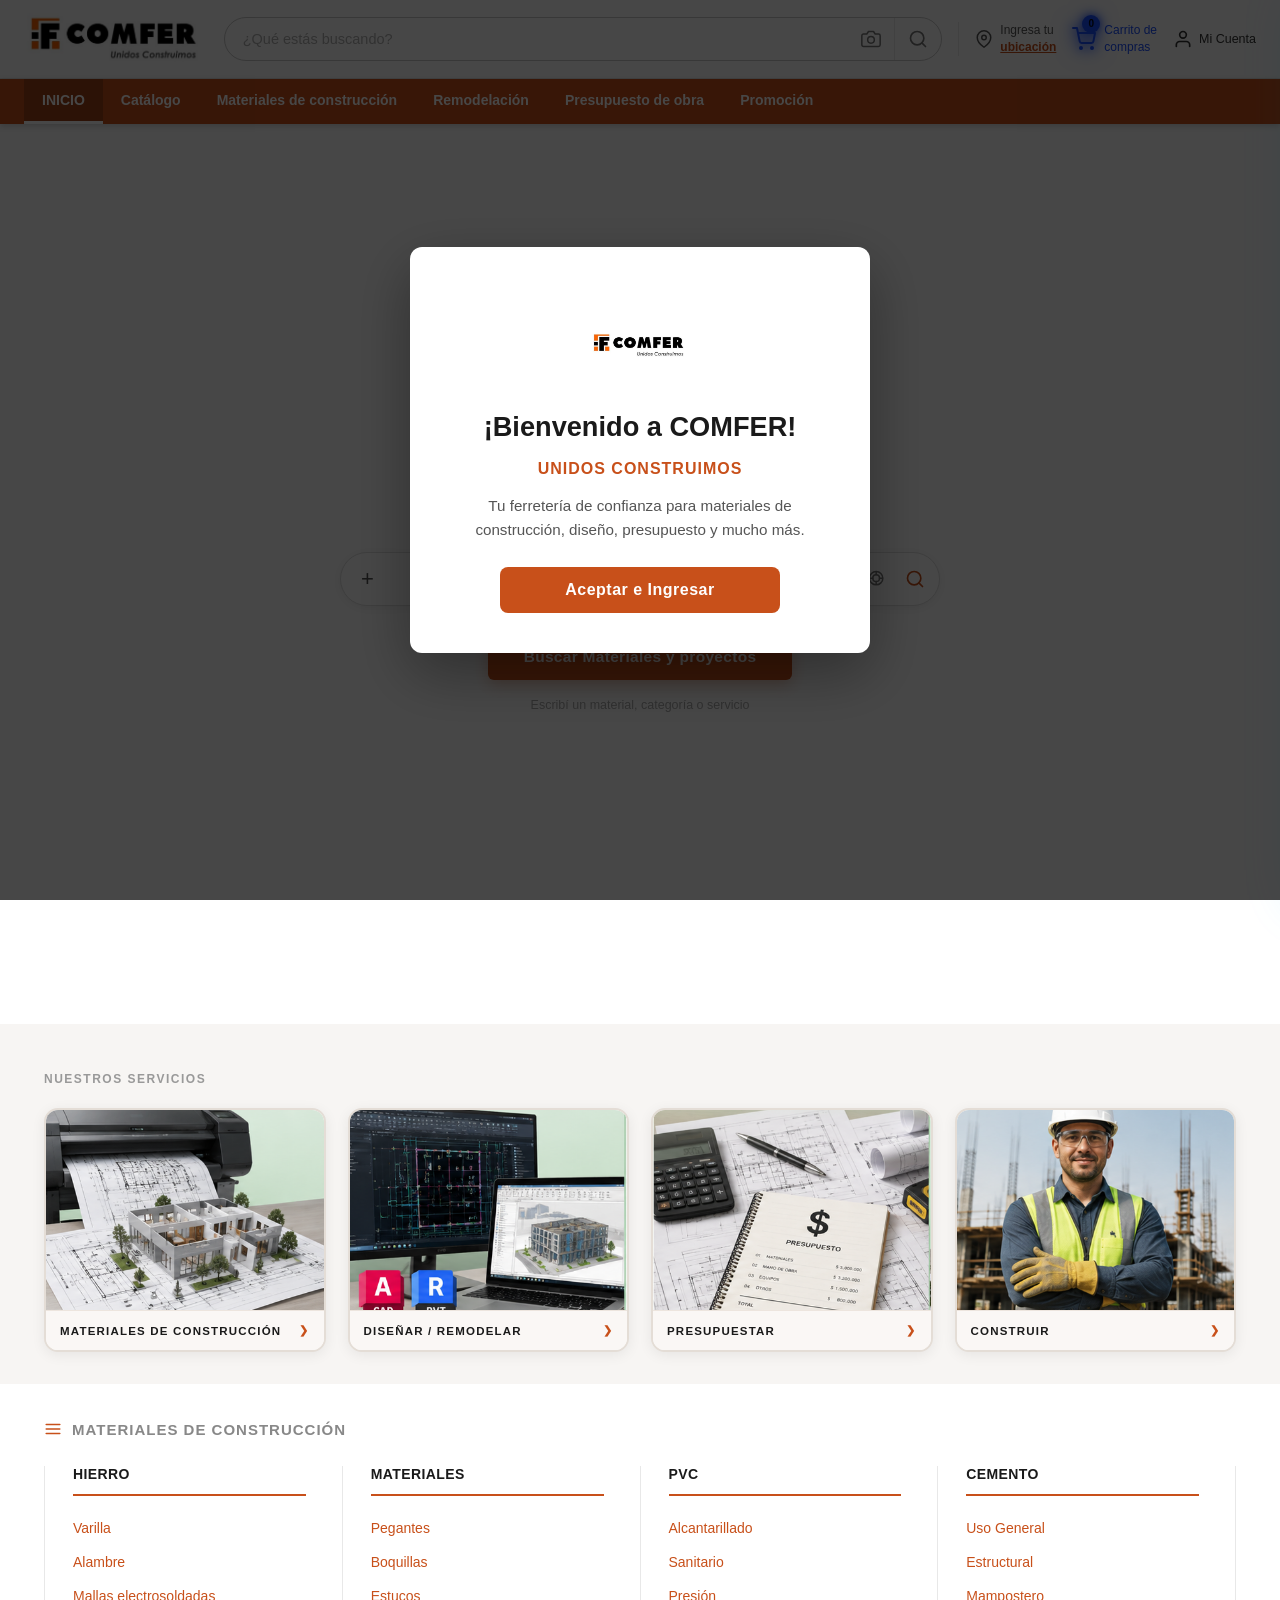
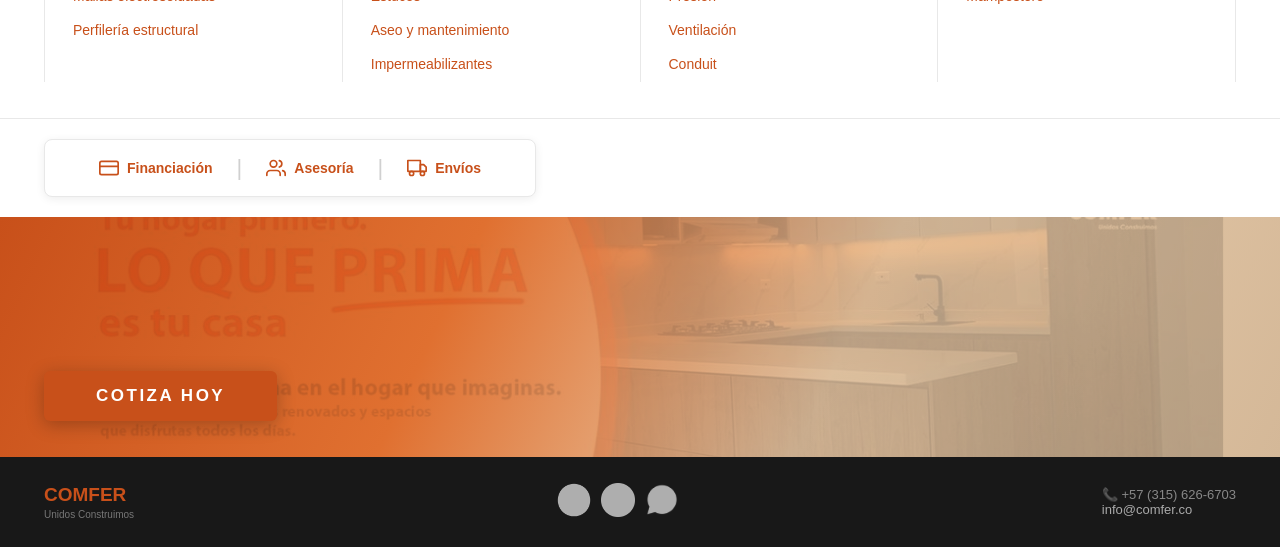
<file: index.html>
<!DOCTYPE html>
<html lang="es">

<head>
    <meta charset="UTF-8">
    <meta name="viewport" content="width=device-width, initial-scale=1.0">
    <title>COMFER - Unidos Construimos</title>
    <link rel="stylesheet" href="css/comfer.css">
</head>

<body>

    <!-- ===== PANTALLA DE BIENVENIDA ===== -->
    <div id="cf-bienvenida" class="cf-bienvenida-overlay">
        <div class="cf-bienvenida-card">
            <img src="img/Logo.JPG" alt="COMFER" class="cf-bienvenida-logo">
            <h1 class="cf-bienvenida-titulo">¡Bienvenido a COMFER!</h1>
            <p class="cf-bienvenida-subtitulo">Unidos Construimos</p>
            <p class="cf-bienvenida-texto">
                Tu ferretería de confianza para materiales de construcción,
                diseño, presupuesto y mucho más.
            </p>
            <button class="cf-bienvenida-btn" onclick="cerrarBienvenida()">
                Aceptar e Ingresar
            </button>
        </div>
    </div>

    <script src="js/nav.js"></script>

    <!-- ===== BUSCADOR HERO ===== -->
    <section class="cf-search-hero" id="inicio">
        <div class="cf-search-hero-inner">

            <img src="img/Logo.JPG" alt="COMFER - Unidos Construimos" class="cf-search-logo">

            <div class="cf-search-bar" id="cf-search-bar">
                <button class="cf-sb-plus" title="Opciones" onclick="document.getElementById('buscador').focus()">+</button>
                <input
                    type="text"
                    id="buscador"
                    class="cf-sb-input"
                    placeholder=""
                    autocomplete="off"
                    oninput="filtrarMateriales()"
                    onkeydown="if(event.key==='Enter') buscarMateriales()">
                <button class="cf-sb-icon" title="Buscar por voz" onclick="iniciarVoz()">
                    <svg viewBox="0 0 24 24" fill="none" stroke="currentColor" stroke-width="1.8"
                         stroke-linecap="round" stroke-linejoin="round">
                        <rect x="9" y="2" width="6" height="12" rx="3"/>
                        <path d="M5 10a7 7 0 0 0 14 0"/>
                        <line x1="12" y1="17" x2="12" y2="21"/>
                        <line x1="9" y1="21" x2="15" y2="21"/>
                    </svg>
                </button>
                <button class="cf-sb-icon" title="Buscar por imagen">
                    <svg viewBox="0 0 24 24" fill="none" stroke="currentColor" stroke-width="1.8"
                         stroke-linecap="round" stroke-linejoin="round">
                        <circle cx="11" cy="11" r="4"/>
                        <path d="M11 7V4M11 18v-3M7 11H4M18 11h-3"/>
                        <circle cx="11" cy="11" r="8"/>
                    </svg>
                </button>
                <button class="cf-sb-icon cf-sb-go" title="Buscar" onclick="buscarMateriales()">
                    <svg viewBox="0 0 24 24" fill="none" stroke="currentColor" stroke-width="2"
                         stroke-linecap="round" stroke-linejoin="round">
                        <circle cx="11" cy="11" r="8"/>
                        <line x1="21" y1="21" x2="16.65" y2="16.65"/>
                    </svg>
                </button>
            </div>

            <div id="cf-sugerencias" class="cf-sugerencias" style="display:none;"></div>

            <button class="cf-search-cta" onclick="buscarMateriales()">
                Buscar Materiales y proyectos
            </button>

            <p class="cf-search-hint">Escribí un material, categoría o servicio</p>

        </div>
    </section>

    <!-- ===== MAIN ===== -->
    <main>

        <!-- CARDS -->
        <section class="cf-cards-section">
            <p class="cf-section-label">Nuestros Servicios</p>
            <div class="cf-cards-grid">

                <!-- MATERIALES DE CONSTRUCCIÓN -->
                <div class="card_home" data-servicio="MATERIALES DE CONSTRUCCIÓN">
                    <div class="card-imagen card-img-trigger"
                         onclick="this.nextElementSibling.click()">
                        <img src="img/IMPRIMIR.png" alt="Materiales de Construcción">
                    </div>
                    <button class="menu-btn" aria-expanded="false" onclick="toggleMenu(this)">
                        <span>MATERIALES DE CONSTRUCCIÓN</span>
                        <span class="arrow">❯</span>
                    </button>
                    <ul class="sidebar-submenu">
                        <li class="submenu-categoria">Papel Bond</li>
                        <li class="item-precio">
                            <div class="item-precio-fila">
                                <span class="item-nombre">Pliego</span>
                                <span class="item-valor">$5.000</span>
                            </div>
                            <label class="file-option">
                                <span class="file-option-text">Adjuntar archivo</span>
                                <input type="file"
                                       accept=".pdf,.dwg,.dxf,.doc,.docx,.xlsx,.zip"
                                       onchange="registrarArchivo(this)">
                                <span class="file-name"></span>
                            </label>
                        </li>
                        <li class="item-precio">
                            <div class="item-precio-fila">
                                <span class="item-nombre">Medio Pliego</span>
                                <span class="item-valor">$4.000</span>
                            </div>
                            <label class="file-option">
                                <span class="file-option-text">Adjuntar archivo</span>
                                <input type="file"
                                       accept=".pdf,.dwg,.dxf,.doc,.docx,.xlsx,.zip"
                                       onchange="registrarArchivo(this)">
                                <span class="file-name"></span>
                            </label>
                        </li>
                    </ul>
                </div>

                <!-- DISEÑAR / REMODELAR -->
                <div class="card_home" data-servicio="DISEÑAR / REMODELAR">
                    <div class="card-imagen card-img-trigger"
                         onclick="this.nextElementSibling.click()">
                        <img src="img/DISEÑAR.png" alt="Diseñar / Remodelar">
                    </div>
                    <button class="menu-btn" aria-expanded="false" onclick="toggleMenu(this)">
                        <span>DISEÑAR / REMODELAR</span>
                        <span class="arrow">❯</span>
                    </button>
                    <ul class="sidebar-submenu">
                        <li>
                            <label class="file-option">
                                <span class="file-option-text">Adjuntar archivo</span>
                                <input type="file"
                                       accept=".pdf,.dwg,.dxf,.doc,.docx,.xlsx,.zip"
                                       onchange="registrarArchivo(this)">
                                <span class="file-name"></span>
                            </label>
                        </li>
                        <li>
                            <label class="file-option">
                                <span class="file-option-text">Adjuntar fotografía</span>
                                <input type="file"
                                       accept="image/*"
                                       onchange="registrarArchivo(this)">
                                <span class="file-name"></span>
                            </label>
                        </li>
                    </ul>
                </div>

                <!-- PRESUPUESTAR -->
                <div class="card_home" data-servicio="PRESUPUESTAR">
                    <div class="card-imagen card-img-trigger"
                         onclick="this.nextElementSibling.click()">
                        <img src="img/PRESUPUESTAR.png" alt="Presupuestar">
                    </div>
                    <button class="menu-btn" aria-expanded="false" onclick="toggleMenu(this)">
                        <span>PRESUPUESTAR</span>
                        <span class="arrow">❯</span>
                    </button>
                    <ul class="sidebar-submenu">
                        <li><a href="#">Materiales</a></li>
                        <li><a href="#">Mano de obra</a></li>
                        <li><a href="#">Prefabricados</a></li>
                    </ul>
                </div>

                <!-- CONSTRUIR -->
                <div class="card_home" data-servicio="CONSTRUIR">
                    <div class="card-imagen card-img-trigger"
                         onclick="this.nextElementSibling.click()">
                        <img src="img/CONSTRUIR.png" alt="Construir">
                    </div>
                    <button class="menu-btn" aria-expanded="false" onclick="toggleMenu(this)">
                        <span>CONSTRUIR</span>
                        <span class="arrow">❯</span>
                    </button>
                    <ul class="sidebar-submenu">
                        <li><a href="#">Cotizar contrato de obra</a></li>
                        <li><a href="#">Costo de trabajo</a></li>
                    </ul>
                </div>

            </div>
        </section>

        <!-- REGISTRO DE ARCHIVOS -->
        <section id="registro-archivos" class="seccion_registro" style="display:none;">
            <h2 class="registro-titulo">Archivos Registrados</h2>
            <div id="lista-archivos" class="lista-archivos"></div>
        </section>

        <!-- CATEGORÍAS DESPLEGADAS -->
        <section class="cf-categorias-section" id="cf-categorias">
            <div class="cf-categorias-header">
                <svg width="18" height="18" viewBox="0 0 24 24" fill="none"
                     stroke="#C8501A" stroke-width="2.2" stroke-linecap="round" stroke-linejoin="round">
                    <line x1="3" y1="6" x2="21" y2="6"/>
                    <line x1="3" y1="12" x2="21" y2="12"/>
                    <line x1="3" y1="18" x2="21" y2="18"/>
                </svg>
                <h2>Materiales de Construcción</h2>
            </div>
            <div class="cf-categorias-grid">

                <div class="cf-cat-col" id="cf-cat-hierro">
                    <h3 class="cf-cat-titulo">HIERRO</h3>
                    <ul>
                        <li><a href="#">Varilla</a></li>
                        <li><a href="#">Alambre</a></li>
                        <li><a href="#">Mallas electrosoldadas</a></li>
                        <li><a href="#">Perfilería estructural</a></li>
                    </ul>
                </div>

                <div class="cf-cat-col" id="cf-cat-mat">
                    <h3 class="cf-cat-titulo">MATERIALES</h3>
                    <ul>
                        <li><a href="#">Pegantes</a></li>
                        <li><a href="#">Boquillas</a></li>
                        <li><a href="#">Estucos</a></li>
                        <li><a href="#">Aseo y mantenimiento</a></li>
                        <li><a href="#">Impermeabilizantes</a></li>
                    </ul>
                </div>

                <div class="cf-cat-col" id="cf-cat-pvc">
                    <h3 class="cf-cat-titulo">PVC</h3>
                    <ul>
                        <li><a href="#">Alcantarillado</a></li>
                        <li><a href="#">Sanitario</a></li>
                        <li><a href="#">Presión</a></li>
                        <li><a href="#">Ventilación</a></li>
                        <li><a href="#">Conduit</a></li>
                    </ul>
                </div>

                <div class="cf-cat-col" id="cf-cat-cem">
                    <h3 class="cf-cat-titulo">CEMENTO</h3>
                    <ul>
                        <li><a href="#">Uso General</a></li>
                        <li><a href="#">Estructural</a></li>
                        <li><a href="#">Mampostero</a></li>
                    </ul>
                </div>

            </div>
        </section>

        <!-- SERVICIOS BAR + HERO -->
        <section class="cf-hero-section">

            <div class="cf-servicios-bar">
                <div class="cf-srv-item">
                    <svg width="20" height="20" viewBox="0 0 24 24" fill="none"
                         stroke="currentColor" stroke-width="2" stroke-linecap="round" stroke-linejoin="round">
                        <rect x="1" y="4" width="22" height="16" rx="2" ry="2"/>
                        <line x1="1" y1="10" x2="23" y2="10"/>
                    </svg>
                    Financiación
                </div>
                <span class="cf-srv-sep">|</span>
                <div class="cf-srv-item">
                    <svg width="20" height="20" viewBox="0 0 24 24" fill="none"
                         stroke="currentColor" stroke-width="2" stroke-linecap="round" stroke-linejoin="round">
                        <path d="M17 21v-2a4 4 0 0 0-4-4H5a4 4 0 0 0-4 4v2"/>
                        <circle cx="9" cy="7" r="4"/>
                        <path d="M23 21v-2a4 4 0 0 0-3-3.87"/>
                        <path d="M16 3.13a4 4 0 0 1 0 7.75"/>
                    </svg>
                    Asesoría
                </div>
                <span class="cf-srv-sep">|</span>
                <div class="cf-srv-item">
                    <svg width="20" height="20" viewBox="0 0 24 24" fill="none"
                         stroke="currentColor" stroke-width="2" stroke-linecap="round" stroke-linejoin="round">
                        <rect x="1" y="3" width="15" height="13"/>
                        <polygon points="16 8 20 8 23 11 23 16 16 16 16 8"/>
                        <circle cx="5.5" cy="18.5" r="2.5"/>
                        <circle cx="18.5" cy="18.5" r="2.5"/>
                    </svg>
                    Envíos
                </div>
            </div>

            <div class="cf-hero-bg">
                <img src="img/portada.JPG" alt="" class="cf-hero-img">
                <div class="cf-hero-content">
                    <a href="#" class="cf-cotiza-btn">COTIZA HOY</a>
                </div>
            </div>

        </section>

    </main>

    <!-- ===== FOOTER ===== -->
    <footer class="cf-footer">
        <div class="cf-footer-inner">
            <div class="cf-footer-logo">
                <span class="cf-footer-name">COMFER</span>
                <span class="cf-footer-tagline">Unidos Construimos</span>
            </div>
            <div class="cf-footer-redes">
                <a href="https://www.facebook.com" target="_blank">
                    <img src="img/iconofacebook.png" alt="Facebook">
                </a>
                <a href="https://www.instagram.com" target="_blank">
                    <img src="img/iconoinstagram.png" alt="Instagram">
                </a>
                <a href="https://wa.me/3156266703" target="_blank">
                    <img src="img/iconowhatsapp.png" alt="WhatsApp">
                </a>
            </div>
            <div class="cf-footer-contact">
                <p>&#128222; +57 (315) 626-6703</p>
                <p><a href="mailto:info@comfer.co">info@comfer.co</a></p>
            </div>
        </div>
    </footer>

    <script>
        /* ── Bienvenida ── */
        function cerrarBienvenida() {
            const overlay = document.getElementById('cf-bienvenida');
            overlay.classList.add('cf-bienvenida-oculto');
            overlay.addEventListener('transitionend', () => overlay.remove(), { once: true });
        }

        /* ── Índice de búsqueda: todos los ítems del catálogo ── */
        const CATALOGO = [
            // categorías principales
            { texto: 'Hierro',                 seccion: '#cf-cat-hierro' },
            { texto: 'Varilla',                seccion: '#cf-cat-hierro' },
            { texto: 'Alambre',                seccion: '#cf-cat-hierro' },
            { texto: 'Mallas electrosoldadas', seccion: '#cf-cat-hierro' },
            { texto: 'Perfilería estructural', seccion: '#cf-cat-hierro' },
            { texto: 'Materiales',             seccion: '#cf-cat-mat' },
            { texto: 'Pegantes',               seccion: '#cf-cat-mat' },
            { texto: 'Boquillas',              seccion: '#cf-cat-mat' },
            { texto: 'Estucos',                seccion: '#cf-cat-mat' },
            { texto: 'Aseo y mantenimiento',   seccion: '#cf-cat-mat' },
            { texto: 'Impermeabilizantes',     seccion: '#cf-cat-mat' },
            { texto: 'PVC',                    seccion: '#cf-cat-pvc' },
            { texto: 'Alcantarillado',         seccion: '#cf-cat-pvc' },
            { texto: 'Sanitario',              seccion: '#cf-cat-pvc' },
            { texto: 'Presión',                seccion: '#cf-cat-pvc' },
            { texto: 'Ventilación',            seccion: '#cf-cat-pvc' },
            { texto: 'Conduit',                seccion: '#cf-cat-pvc' },
            { texto: 'Cemento',                seccion: '#cf-cat-cem' },
            { texto: 'Uso General',            seccion: '#cf-cat-cem' },
            { texto: 'Estructural',            seccion: '#cf-cat-cem' },
            { texto: 'Mampostero',             seccion: '#cf-cat-cem' },
            // servicios / cards
            { texto: 'Materiales de Construcción', seccion: '#card-mat' },
            { texto: 'Diseñar',                seccion: '#card-dis' },
            { texto: 'Remodelar',              seccion: '#card-dis' },
            { texto: 'Presupuestar',           seccion: '#card-pre' },
            { texto: 'Construir',              seccion: '#card-con' },
        ];

        /* ── Sugerencias en tiempo real ── */
        function filtrarMateriales() {
            const q = document.getElementById('buscador').value.trim().toLowerCase();
            const box = document.getElementById('cf-sugerencias');
            if (!q) { box.style.display = 'none'; limpiarResaltado(); return; }

            const coincidencias = CATALOGO.filter(i => i.texto.toLowerCase().includes(q)).slice(0, 6);
            if (!coincidencias.length) { box.style.display = 'none'; return; }

            box.innerHTML = coincidencias.map(i =>
                `<div class="cf-sug-item" onclick="elegirSugerencia('${i.texto}')">
                    <svg width="14" height="14" viewBox="0 0 24 24" fill="none" stroke="#C8501A"
                         stroke-width="2" stroke-linecap="round"><circle cx="11" cy="11" r="8"/>
                         <line x1="21" y1="21" x2="16.65" y2="16.65"/></svg>
                    ${i.texto}
                </div>`
            ).join('');
            box.style.display = 'block';
        }

        function elegirSugerencia(texto) {
            document.getElementById('buscador').value = texto;
            document.getElementById('cf-sugerencias').style.display = 'none';
            buscarMateriales();
        }

        /* ── Ejecutar búsqueda ── */
        function buscarMateriales() {
            const q = document.getElementById('buscador').value.trim().toLowerCase();
            document.getElementById('cf-sugerencias').style.display = 'none';

            limpiarResaltado();
            if (!q) {
                document.getElementById('cf-categorias').scrollIntoView({ behavior: 'smooth', block: 'start' });
                return;
            }

            let primerMatch = null;
            let hayResultados = false;

            /* Resaltar en listado de categorías */
            document.querySelectorAll('.cf-cat-col').forEach(col => {
                const titulo = col.querySelector('.cf-cat-titulo');
                const items  = col.querySelectorAll('ul li a');
                let colMatch = titulo.textContent.toLowerCase().includes(q);

                items.forEach(a => {
                    if (a.textContent.toLowerCase().includes(q)) {
                        a.classList.add('cf-resaltado');
                        a.closest('li').style.display = '';
                        colMatch = true;
                        hayResultados = true;
                        if (!primerMatch) primerMatch = a;
                    } else {
                        a.closest('li').style.display = 'none';
                    }
                });

                if (titulo.textContent.toLowerCase().includes(q)) {
                    titulo.classList.add('cf-resaltado-titulo');
                    items.forEach(a => { a.closest('li').style.display = ''; });
                    hayResultados = true;
                    if (!primerMatch) primerMatch = col;
                }

                col.style.opacity = colMatch ? '1' : '0.25';
            });

            /* Resaltar cards que coincidan */
            document.querySelectorAll('.card_home').forEach(card => {
                const label = card.querySelector('.menu-btn span:first-child');
                if (label && label.textContent.toLowerCase().includes(q)) {
                    card.classList.add('cf-card-match');
                    hayResultados = true;
                    if (!primerMatch) primerMatch = card;
                }
            });

            if (primerMatch) {
                primerMatch.scrollIntoView({ behavior: 'smooth', block: 'center' });
            } else {
                document.getElementById('cf-categorias').scrollIntoView({ behavior: 'smooth', block: 'start' });
            }

            if (!hayResultados) mostrarSinResultados(q);
        }

        function limpiarResaltado() {
            document.querySelectorAll('.cf-resaltado').forEach(el => el.classList.remove('cf-resaltado'));
            document.querySelectorAll('.cf-resaltado-titulo').forEach(el => el.classList.remove('cf-resaltado-titulo'));
            document.querySelectorAll('.cf-cat-col').forEach(col => {
                col.style.opacity = '1';
                col.querySelectorAll('ul li').forEach(li => li.style.display = '');
            });
            document.querySelectorAll('.card_home').forEach(c => c.classList.remove('cf-card-match'));
            const aviso = document.getElementById('cf-sin-resultados');
            if (aviso) aviso.remove();
        }

        function mostrarSinResultados(q) {
            let aviso = document.getElementById('cf-sin-resultados');
            if (!aviso) {
                aviso = document.createElement('p');
                aviso.id = 'cf-sin-resultados';
                aviso.className = 'cf-sin-resultados';
                document.getElementById('cf-categorias').prepend(aviso);
            }
            aviso.textContent = `No se encontraron resultados para "${q}". Intenta con otro término.`;
        }

        /* ── Voz (Web Speech API) ── */
        function iniciarVoz() {
            if (!('webkitSpeechRecognition' in window || 'SpeechRecognition' in window)) {
                alert('Tu navegador no soporta búsqueda por voz.');
                return;
            }
            const SR = window.SpeechRecognition || window.webkitSpeechRecognition;
            const rec = new SR();
            rec.lang = 'es-CO';
            rec.start();
            rec.onresult = e => {
                document.getElementById('buscador').value = e.results[0][0].transcript;
                buscarMateriales();
            };
        }

        /* ── Cerrar sugerencias al hacer clic afuera ── */
        document.addEventListener('click', e => {
            if (!document.getElementById('cf-search-bar').contains(e.target)) {
                document.getElementById('cf-sugerencias').style.display = 'none';
            }
        });

        /* ── Acordeón de cards ── */
        function toggleMenu(boton) {
            const estaAbierto = boton.getAttribute('aria-expanded') === 'true';
            const submenu = boton.nextElementSibling;
            boton.setAttribute('aria-expanded', String(!estaAbierto));
            submenu.classList.toggle('abierto', !estaAbierto);
        }

        /* ── Registrar archivo adjunto ── */
        function registrarArchivo(input) {
            if (!input.files.length) return;
            const archivo  = input.files[0];
            const card     = input.closest('.card_home');
            const servicio = card ? card.dataset.servicio : 'General';
            const esImagen = input.accept.startsWith('image');
            const tamaño   = archivo.size < 1024 * 1024
                             ? (archivo.size / 1024).toFixed(1) + ' KB'
                             : (archivo.size / (1024 * 1024)).toFixed(2) + ' MB';
            const fecha    = new Date().toLocaleString('es-CO');

            input.nextElementSibling.textContent = '✔ ' + archivo.name;

            const entrada = document.createElement('div');
            entrada.className = 'archivo-entrada';

            if (esImagen) {
                const url = URL.createObjectURL(archivo);
                entrada.innerHTML = `
                    <img src="${url}" class="archivo-preview-img" alt="${archivo.name}">
                    <div class="archivo-datos">
                        <p class="archivo-nombre">${archivo.name}</p>
                        <p class="archivo-meta">&#128194; ${tamaño} &nbsp;&middot;&nbsp; Servicio: <strong>${servicio}</strong></p>
                        <p class="archivo-fecha">&#128336; ${fecha}</p>
                    </div>
                    <button class="btn-quitar" title="Quitar" onclick="quitarEntrada(this)">&#x2715;</button>`;
            } else {
                entrada.innerHTML = `
                    <div class="archivo-icono-doc">&#128196;</div>
                    <div class="archivo-datos">
                        <p class="archivo-nombre">${archivo.name}</p>
                        <p class="archivo-meta">&#128194; ${tamaño} &nbsp;&middot;&nbsp; Servicio: <strong>${servicio}</strong></p>
                        <p class="archivo-fecha">&#128336; ${fecha}</p>
                    </div>
                    <button class="btn-quitar" title="Quitar" onclick="quitarEntrada(this)">&#x2715;</button>`;
            }

            const lista   = document.getElementById('lista-archivos');
            const seccion = document.getElementById('registro-archivos');
            lista.appendChild(entrada);
            seccion.style.display = 'block';
            seccion.scrollIntoView({ behavior: 'smooth', block: 'start' });
        }

        /* ── Quitar entrada ── */
        function quitarEntrada(btn) {
            btn.parentElement.remove();
            if (!document.getElementById('lista-archivos').children.length) {
                document.getElementById('registro-archivos').style.display = 'none';
            }
        }
    </script>
    <script src="js/cart.js"></script>
</body>
</html>
</file>
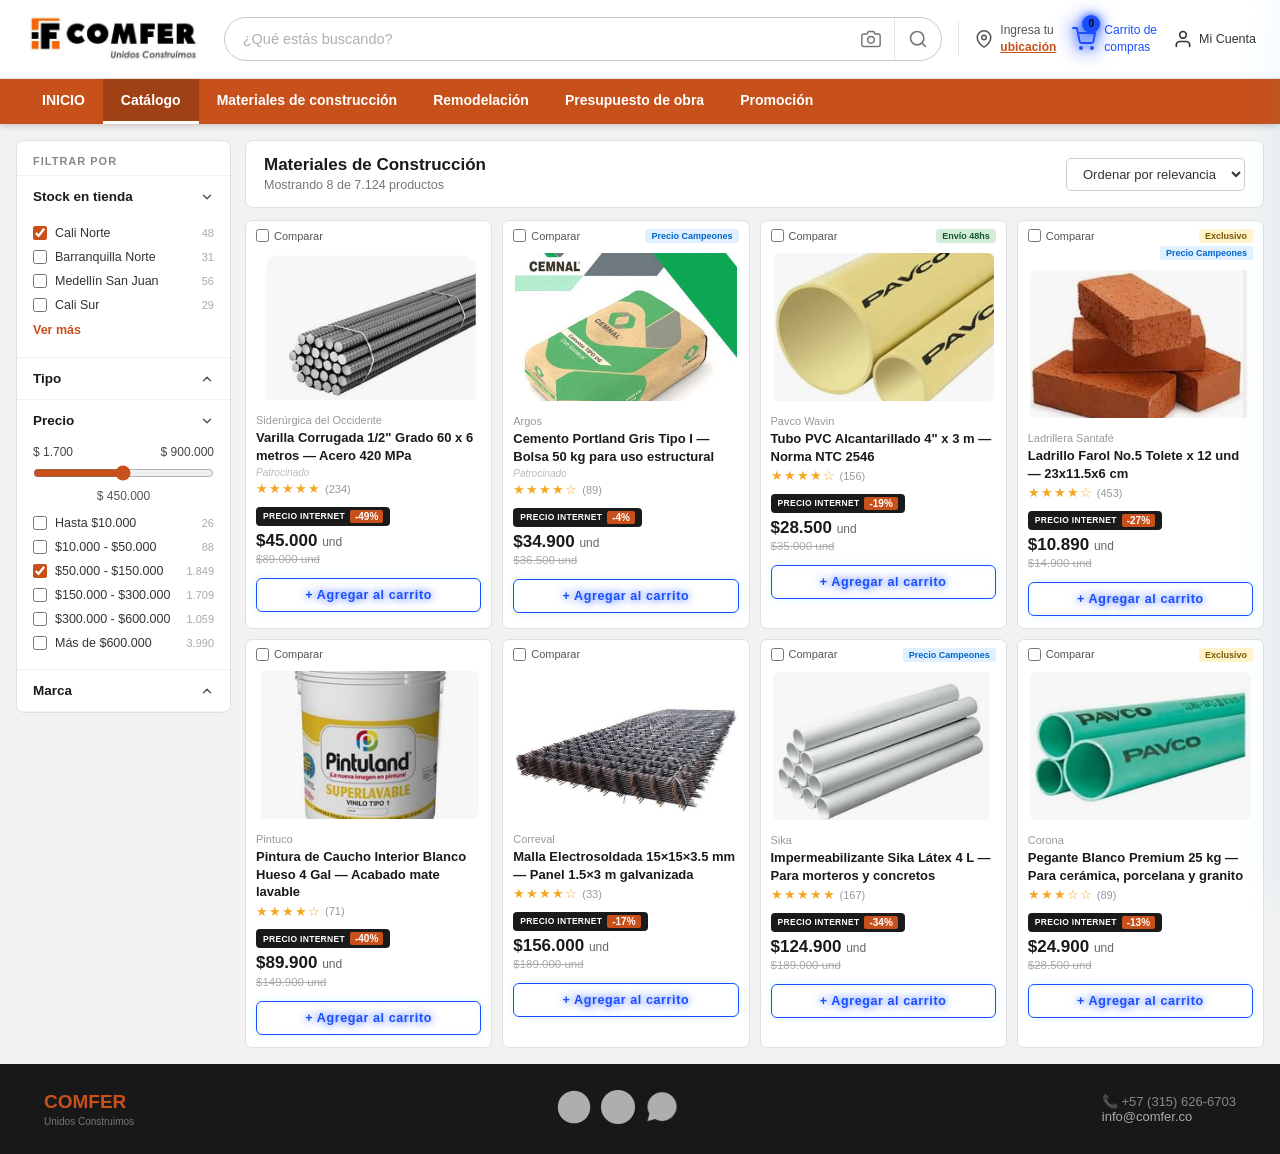
<file: catalogo.html>
<!DOCTYPE html>
<html lang="es">
<head>
    <meta charset="UTF-8">
    <meta name="viewport" content="width=device-width, initial-scale=1.0">
    <title>Catálogo - COMFER</title>
    <link rel="stylesheet" href="css/comfer.css">
</head>
<body>
    <script src="js/nav.js"></script>

    <div class="cat-page">
        <div class="cat-layout">

            <!-- ===== SIDEBAR FILTROS ===== -->
            <aside class="cat-sidebar">
                <p class="cat-sidebar-title">Filtrar por</p>

                <!-- Stock en tienda -->
                <div class="cat-filter">
                    <button class="cat-filter-head open" onclick="toggleFiltro(this)">
                        Stock en tienda
                        <svg width="14" height="14" viewBox="0 0 24 24" fill="none" stroke="currentColor" stroke-width="2.5" stroke-linecap="round"><polyline points="18 15 12 9 6 15"/></svg>
                    </button>
                    <div class="cat-filter-body">
                        <label class="cat-chk"><input type="checkbox" checked> Cali Norte <span class="cat-chk-count">48</span></label>
                        <label class="cat-chk"><input type="checkbox"> Barranquilla Norte <span class="cat-chk-count">31</span></label>
                        <label class="cat-chk"><input type="checkbox"> Medellín San Juan <span class="cat-chk-count">56</span></label>
                        <label class="cat-chk"><input type="checkbox"> Cali Sur <span class="cat-chk-count">29</span></label>
                        <button class="cat-ver-mas">Ver más</button>
                    </div>
                </div>

                <!-- Tipo -->
                <div class="cat-filter">
                    <button class="cat-filter-head" onclick="toggleFiltro(this)">
                        Tipo
                        <svg width="14" height="14" viewBox="0 0 24 24" fill="none" stroke="currentColor" stroke-width="2.5" stroke-linecap="round"><polyline points="18 15 12 9 6 15"/></svg>
                    </button>
                    <div class="cat-filter-body hidden">
                        <label class="cat-chk"><input type="checkbox"> Hierro y acero <span class="cat-chk-count">134</span></label>
                        <label class="cat-chk"><input type="checkbox"> Cemento <span class="cat-chk-count">89</span></label>
                        <label class="cat-chk"><input type="checkbox"> PVC <span class="cat-chk-count">201</span></label>
                        <label class="cat-chk"><input type="checkbox"> Pintura <span class="cat-chk-count">156</span></label>
                        <label class="cat-chk"><input type="checkbox"> Pegantes <span class="cat-chk-count">78</span></label>
                    </div>
                </div>

                <!-- Precio -->
                <div class="cat-filter">
                    <button class="cat-filter-head open" onclick="toggleFiltro(this)">
                        Precio
                        <svg width="14" height="14" viewBox="0 0 24 24" fill="none" stroke="currentColor" stroke-width="2.5" stroke-linecap="round"><polyline points="18 15 12 9 6 15"/></svg>
                    </button>
                    <div class="cat-filter-body">
                        <div class="cat-price-range-label">
                            <span>$ 1.700</span><span>$ 900.000</span>
                        </div>
                        <input type="range" class="cat-range" min="1700" max="900000" value="450000"
                               oninput="document.getElementById('precioVal').textContent='$'+Number(this.value).toLocaleString('es-CO')">
                        <p style="font-size:12px;color:#555;margin:4px 0 8px;text-align:center;" id="precioVal">$ 450.000</p>
                        <label class="cat-chk"><input type="checkbox"> Hasta $10.000 <span class="cat-chk-count">26</span></label>
                        <label class="cat-chk"><input type="checkbox"> $10.000 - $50.000 <span class="cat-chk-count">88</span></label>
                        <label class="cat-chk" ><input type="checkbox" checked> $50.000 - $150.000 <span class="cat-chk-count">1.849</span></label>
                        <label class="cat-chk"><input type="checkbox"> $150.000 - $300.000 <span class="cat-chk-count">1.709</span></label>
                        <label class="cat-chk"><input type="checkbox"> $300.000 - $600.000 <span class="cat-chk-count">1.059</span></label>
                        <label class="cat-chk"><input type="checkbox"> Más de $600.000 <span class="cat-chk-count">3.990</span></label>
                    </div>
                </div>

                <!-- Marca -->
                <div class="cat-filter">
                    <button class="cat-filter-head" onclick="toggleFiltro(this)">
                        Marca
                        <svg width="14" height="14" viewBox="0 0 24 24" fill="none" stroke="currentColor" stroke-width="2.5" stroke-linecap="round"><polyline points="18 15 12 9 6 15"/></svg>
                    </button>
                    <div class="cat-filter-body hidden">
                        <label class="cat-chk"><input type="checkbox"> Argos <span class="cat-chk-count">89</span></label>
                        <label class="cat-chk"><input type="checkbox"> Sika <span class="cat-chk-count">64</span></label>
                        <label class="cat-chk"><input type="checkbox"> Corona <span class="cat-chk-count">112</span></label>
                        <label class="cat-chk"><input type="checkbox"> Pintuco <span class="cat-chk-count">78</span></label>
                        <label class="cat-chk"><input type="checkbox"> Pavco Wavin <span class="cat-chk-count">143</span></label>
                        <label class="cat-chk"><input type="checkbox"> Correval <span class="cat-chk-count">45</span></label>
                        <button class="cat-ver-mas">Ver más</button>
                    </div>
                </div>
            </aside>

            <!-- ===== CONTENIDO PRINCIPAL ===== -->
            <main class="cat-main">

                <div class="cat-header">
                    <div>
                        <h1>Materiales de Construcción</h1>
                        <span class="cat-count" id="catCount">Mostrando 8 de 7.124 productos</span>
                    </div>
                    <div style="display:flex;align-items:center;gap:10px;">
                        <select class="cat-sort" onchange="ordenar(this.value)">
                            <option value="">Ordenar por relevancia</option>
                            <option value="precio-asc">Menor precio</option>
                            <option value="precio-desc">Mayor precio</option>
                            <option value="rating">Mejor calificados</option>
                            <option value="descuento">Mayor descuento</option>
                        </select>
                    </div>
                </div>

                <div class="prod-grid" id="prodGrid">

                    <!-- ── Producto 1 ── -->
                    <article class="prod-card" data-precio="45000" data-rating="5" data-desc="49" data-id="p1" data-brand="Siderúrgica del Occidente" data-name="Varilla Corrugada 1/2&quot; Grado 60 x 6 metros — Acero 420 MPa" data-emoji="🔩">
                        <div class="prod-card-top">
                            <label class="prod-compare"><input type="checkbox"> Comparar</label>
                            <div class="prod-badge-wrap"></div>
                        </div>
                        <div class="prod-img-wrap">
                            <img src="img/varila.JPG" alt="Varilla Corrugada" class="prod-img">
                        </div>
                        <div class="prod-info">
                            <p class="prod-brand">Siderúrgica del Occidente</p>
                            <p class="prod-name">Varilla Corrugada 1/2" Grado 60 x 6 metros — Acero 420 MPa</p>
                            <p class="prod-sponsored">Patrocinado</p>
                            <div class="prod-rating">
                                <span class="prod-stars">★★★★★</span>
                                <span class="prod-rating-count">(234)</span>
                            </div>
                            <div class="prod-price-box">
                                <div class="prod-price-badge">
                                    <span class="ppb-label">PRECIO INTERNET</span>
                                    <span class="ppb-pct">-49%</span>
                                </div>
                                <p class="prod-price">$45.000 <span class="prod-unit">und</span></p>
                                <p class="prod-price-was">$89.000 und</p>
                            </div>
                        </div>
                    </article>

                    <!-- ── Producto 2 ── -->
                    <article class="prod-card" data-precio="34900" data-rating="4" data-desc="4" data-id="p2" data-brand="Argos" data-name="Cemento Portland Gris Tipo I — Bolsa 50 kg para uso estructural" data-emoji="🏗️">
                        <div class="prod-card-top">
                            <label class="prod-compare"><input type="checkbox"> Comparar</label>
                            <div class="prod-badge-wrap">
                                <span class="badge-campeones">Precio Campeones</span>
                            </div>
                        </div>
                        <div class="prod-img-wrap">
                            <img src="img/cemento.JPG" alt="Cemento Portland" class="prod-img">
                        </div>
                        <div class="prod-info">
                            <p class="prod-brand">Argos</p>
                            <p class="prod-name">Cemento Portland Gris Tipo I — Bolsa 50 kg para uso estructural</p>
                            <p class="prod-sponsored">Patrocinado</p>
                            <div class="prod-rating">
                                <span class="prod-stars">★★★★☆</span>
                                <span class="prod-rating-count">(89)</span>
                            </div>
                            <div class="prod-price-box">
                                <div class="prod-price-badge">
                                    <span class="ppb-label">PRECIO INTERNET</span>
                                    <span class="ppb-pct">-4%</span>
                                </div>
                                <p class="prod-price">$34.900 <span class="prod-unit">und</span></p>
                                <p class="prod-price-was">$36.500 und</p>
                            </div>
                        </div>
                    </article>

                    <!-- ── Producto 3 ── -->
                    <article class="prod-card" data-precio="28500" data-rating="4" data-desc="19" data-id="p3" data-brand="Pavco Wavin" data-name="Tubo PVC Alcantarillado 4&quot; x 3 m — Norma NTC 2546" data-emoji="🪠">
                        <div class="prod-card-top">
                            <label class="prod-compare"><input type="checkbox"> Comparar</label>
                            <div class="prod-badge-wrap">
                                <span class="badge-envio">Envío 48hs</span>
                            </div>
                        </div>
                        <div class="prod-img-wrap">
                            <img src="img/sanitario.JPG" alt="Tubo PVC" class="prod-img">
                        </div>
                        <div class="prod-info">
                            <p class="prod-brand">Pavco Wavin</p>
                            <p class="prod-name">Tubo PVC Alcantarillado 4" x 3 m — Norma NTC 2546</p>
                            <div class="prod-rating">
                                <span class="prod-stars">★★★★☆</span>
                                <span class="prod-rating-count">(156)</span>
                            </div>
                            <div class="prod-price-box">
                                <div class="prod-price-badge">
                                    <span class="ppb-label">PRECIO INTERNET</span>
                                    <span class="ppb-pct">-19%</span>
                                </div>
                                <p class="prod-price">$28.500 <span class="prod-unit">und</span></p>
                                <p class="prod-price-was">$35.000 und</p>
                            </div>
                        </div>
                    </article>

                    <!-- ── Producto 4 ── -->
                    <article class="prod-card" data-precio="10890" data-rating="4" data-desc="27" data-id="p4" data-brand="Ladrillera Santafé" data-name="Ladrillo Farol No.5 Tolete x 12 und — 23x11.5x6 cm" data-emoji="🧱">
                        <div class="prod-card-top">
                            <label class="prod-compare"><input type="checkbox"> Comparar</label>
                            <div class="prod-badge-wrap">
                                <span class="badge-exclusivo">Exclusivo</span>
                                <span class="badge-campeones">Precio Campeones</span>
                            </div>
                        </div>
                        <div class="prod-img-wrap">
                            <img src="img/ladrillo.JPG" alt="Ladrillo" class="prod-img">
                        </div>
                        <div class="prod-info">
                            <p class="prod-brand">Ladrillera Santafé</p>
                            <p class="prod-name">Ladrillo Farol No.5 Tolete x 12 und — 23x11.5x6 cm</p>
                            <div class="prod-rating">
                                <span class="prod-stars">★★★★☆</span>
                                <span class="prod-rating-count">(453)</span>
                            </div>
                            <div class="prod-price-box">
                                <div class="prod-price-badge">
                                    <span class="ppb-label">PRECIO INTERNET</span>
                                    <span class="ppb-pct">-27%</span>
                                </div>
                                <p class="prod-price">$10.890 <span class="prod-unit">und</span></p>
                                <p class="prod-price-was">$14.900 und</p>
                            </div>
                        </div>
                    </article>

                    <!-- ── Producto 5 ── -->
                    <article class="prod-card" data-precio="89900" data-rating="4" data-desc="40" data-id="p5" data-brand="Pintuco" data-name="Pintura de Caucho Interior Blanco Hueso 4 Gal — Acabado mate lavable" data-emoji="🎨">
                        <div class="prod-card-top">
                            <label class="prod-compare"><input type="checkbox"> Comparar</label>
                            <div class="prod-badge-wrap"></div>
                        </div>
                        <div class="prod-img-wrap">
                            <img src="img/pintura.JPG" alt="Pintura de Caucho" class="prod-img">
                        </div>
                        <div class="prod-info">
                            <p class="prod-brand">Pintuco</p>
                            <p class="prod-name">Pintura de Caucho Interior Blanco Hueso 4 Gal — Acabado mate lavable</p>
                            <div class="prod-rating">
                                <span class="prod-stars">★★★★☆</span>
                                <span class="prod-rating-count">(71)</span>
                            </div>
                            <div class="prod-price-box">
                                <div class="prod-price-badge">
                                    <span class="ppb-label">PRECIO INTERNET</span>
                                    <span class="ppb-pct">-40%</span>
                                </div>
                                <p class="prod-price">$89.900 <span class="prod-unit">und</span></p>
                                <p class="prod-price-was">$149.900 und</p>
                            </div>
                        </div>
                    </article>

                    <!-- ── Producto 6 ── -->
                    <article class="prod-card" data-precio="156000" data-rating="4" data-desc="17" data-id="p6" data-brand="Correval" data-name="Malla Electrosoldada 15×15×3.5 mm — Panel 1.5×3 m galvanizada" data-emoji="🔗">
                        <div class="prod-card-top">
                            <label class="prod-compare"><input type="checkbox"> Comparar</label>
                            <div class="prod-badge-wrap"></div>
                        </div>
                        <div class="prod-img-wrap">
                            <img src="img/mallaelectro.JPG" alt="Malla Electrosoldada" class="prod-img">
                        </div>
                        <div class="prod-info">
                            <p class="prod-brand">Correval</p>
                            <p class="prod-name">Malla Electrosoldada 15×15×3.5 mm — Panel 1.5×3 m galvanizada</p>
                            <div class="prod-rating">
                                <span class="prod-stars">★★★★☆</span>
                                <span class="prod-rating-count">(33)</span>
                            </div>
                            <div class="prod-price-box">
                                <div class="prod-price-badge">
                                    <span class="ppb-label">PRECIO INTERNET</span>
                                    <span class="ppb-pct">-17%</span>
                                </div>
                                <p class="prod-price">$156.000 <span class="prod-unit">und</span></p>
                                <p class="prod-price-was">$189.000 und</p>
                            </div>
                        </div>
                    </article>

                    <!-- ── Producto 7 ── -->
                    <article class="prod-card" data-precio="124900" data-rating="5" data-desc="34" data-id="p7" data-brand="Sika" data-name="Impermeabilizante Sika Látex 4 L — Para morteros y concretos" data-emoji="💧">
                        <div class="prod-card-top">
                            <label class="prod-compare"><input type="checkbox"> Comparar</label>
                            <div class="prod-badge-wrap">
                                <span class="badge-campeones">Precio Campeones</span>
                            </div>
                        </div>
                        <div class="prod-img-wrap">
                            <img src="img/hidraulico.JPG" alt="Impermeabilizante" class="prod-img">
                        </div>
                        <div class="prod-info">
                            <p class="prod-brand">Sika</p>
                            <p class="prod-name">Impermeabilizante Sika Látex 4 L — Para morteros y concretos</p>
                            <div class="prod-rating">
                                <span class="prod-stars">★★★★★</span>
                                <span class="prod-rating-count">(167)</span>
                            </div>
                            <div class="prod-price-box">
                                <div class="prod-price-badge">
                                    <span class="ppb-label">PRECIO INTERNET</span>
                                    <span class="ppb-pct">-34%</span>
                                </div>
                                <p class="prod-price">$124.900 <span class="prod-unit">und</span></p>
                                <p class="prod-price-was">$189.000 und</p>
                            </div>
                        </div>
                    </article>

                    <!-- ── Producto 8 ── -->
                    <article class="prod-card" data-precio="24900" data-rating="3" data-desc="13" data-id="p8" data-brand="Corona" data-name="Pegante Blanco Premium 25 kg — Para cerámica, porcelana y granito" data-emoji="🏺">
                        <div class="prod-card-top">
                            <label class="prod-compare"><input type="checkbox"> Comparar</label>
                            <div class="prod-badge-wrap">
                                <span class="badge-exclusivo">Exclusivo</span>
                            </div>
                        </div>
                        <div class="prod-img-wrap">
                            <img src="img/electrico.JPG" alt="Pegante Blanco" class="prod-img">
                        </div>
                        <div class="prod-info">
                            <p class="prod-brand">Corona</p>
                            <p class="prod-name">Pegante Blanco Premium 25 kg — Para cerámica, porcelana y granito</p>
                            <div class="prod-rating">
                                <span class="prod-stars">★★★☆☆</span>
                                <span class="prod-rating-count">(89)</span>
                            </div>
                            <div class="prod-price-box">
                                <div class="prod-price-badge">
                                    <span class="ppb-label">PRECIO INTERNET</span>
                                    <span class="ppb-pct">-13%</span>
                                </div>
                                <p class="prod-price">$24.900 <span class="prod-unit">und</span></p>
                                <p class="prod-price-was">$28.500 und</p>
                            </div>
                        </div>
                    </article>

                </div><!-- /prod-grid -->
            </main>
        </div><!-- /cat-layout -->
    </div><!-- /cat-page -->

    <footer class="cf-footer">
        <div class="cf-footer-inner">
            <div class="cf-footer-logo">
                <span class="cf-footer-name">COMFER</span>
                <span class="cf-footer-tagline">Unidos Construimos</span>
            </div>
            <div class="cf-footer-redes">
                <a href="https://www.facebook.com" target="_blank"><img src="img/iconofacebook.png" alt="Facebook"></a>
                <a href="https://www.instagram.com" target="_blank"><img src="img/iconoinstagram.png" alt="Instagram"></a>
                <a href="https://wa.me/3156266703" target="_blank"><img src="img/iconowhatsapp.png" alt="WhatsApp"></a>
            </div>
            <div class="cf-footer-contact">
                <p>&#128222; +57 (315) 626-6703</p>
                <p><a href="mailto:info@comfer.co">info@comfer.co</a></p>
            </div>
        </div>
    </footer>

    <script src="js/cart.js"></script>
    <script>
        /* Inyectar botones "Agregar al carrito" en cada tarjeta */
        document.addEventListener('DOMContentLoaded', function () {
            document.querySelectorAll('.prod-card').forEach(function (card) {
                var id    = card.dataset.id;
                var brand = card.dataset.brand || '';
                var name  = card.dataset.name  || '';
                var price = parseInt(card.dataset.precio || '0');
                var emoji = card.dataset.emoji || '📦';
                var info  = card.querySelector('.prod-info');
                if (!info || !id) return;
                var btn = document.createElement('button');
                btn.className = 'btn-add-cart';
                btn.textContent = '+ Agregar al carrito';
                btn.addEventListener('click', function () {
                    cfAddToCart(id, brand, name, price, emoji);
                    btn.textContent = '✓ Agregado';
                    btn.classList.add('added');
                    setTimeout(function () {
                        btn.textContent = '+ Agregar al carrito';
                        btn.classList.remove('added');
                    }, 1800);
                });
                info.appendChild(btn);
            });
        });

        /* Acordeón de filtros */
        function toggleFiltro(btn) {
            var body = btn.nextElementSibling;
            body.classList.toggle('hidden');
            btn.classList.toggle('open');
        }

        /* Ordenar productos */
        function ordenar(criterio) {
            var grid = document.getElementById('prodGrid');
            var cards = Array.from(grid.querySelectorAll('.prod-card'));
            cards.sort(function(a, b) {
                if (criterio === 'precio-asc')  return parseInt(a.dataset.precio) - parseInt(b.dataset.precio);
                if (criterio === 'precio-desc') return parseInt(b.dataset.precio) - parseInt(a.dataset.precio);
                if (criterio === 'rating')      return parseInt(b.dataset.rating)  - parseInt(a.dataset.rating);
                if (criterio === 'descuento')   return parseInt(b.dataset.desc)    - parseInt(a.dataset.desc);
                return 0;
            });
            cards.forEach(function(c) { grid.appendChild(c); });
        }

        /* Filtrar desde búsqueda en URL */
        function filtrarCatalogo(q) {
            if (!q) return;
            q = q.toLowerCase();
            var cards = document.querySelectorAll('.prod-card');
            var vis = 0;
            cards.forEach(function(c) {
                var txt = c.textContent.toLowerCase();
                if (txt.includes(q)) { c.style.display = ''; vis++; }
                else c.style.display = 'none';
            });
            document.getElementById('catCount').textContent =
                'Mostrando ' + vis + ' resultado(s) para "' + q + '"';
        }
    </script>
</body>
</html>
</file>
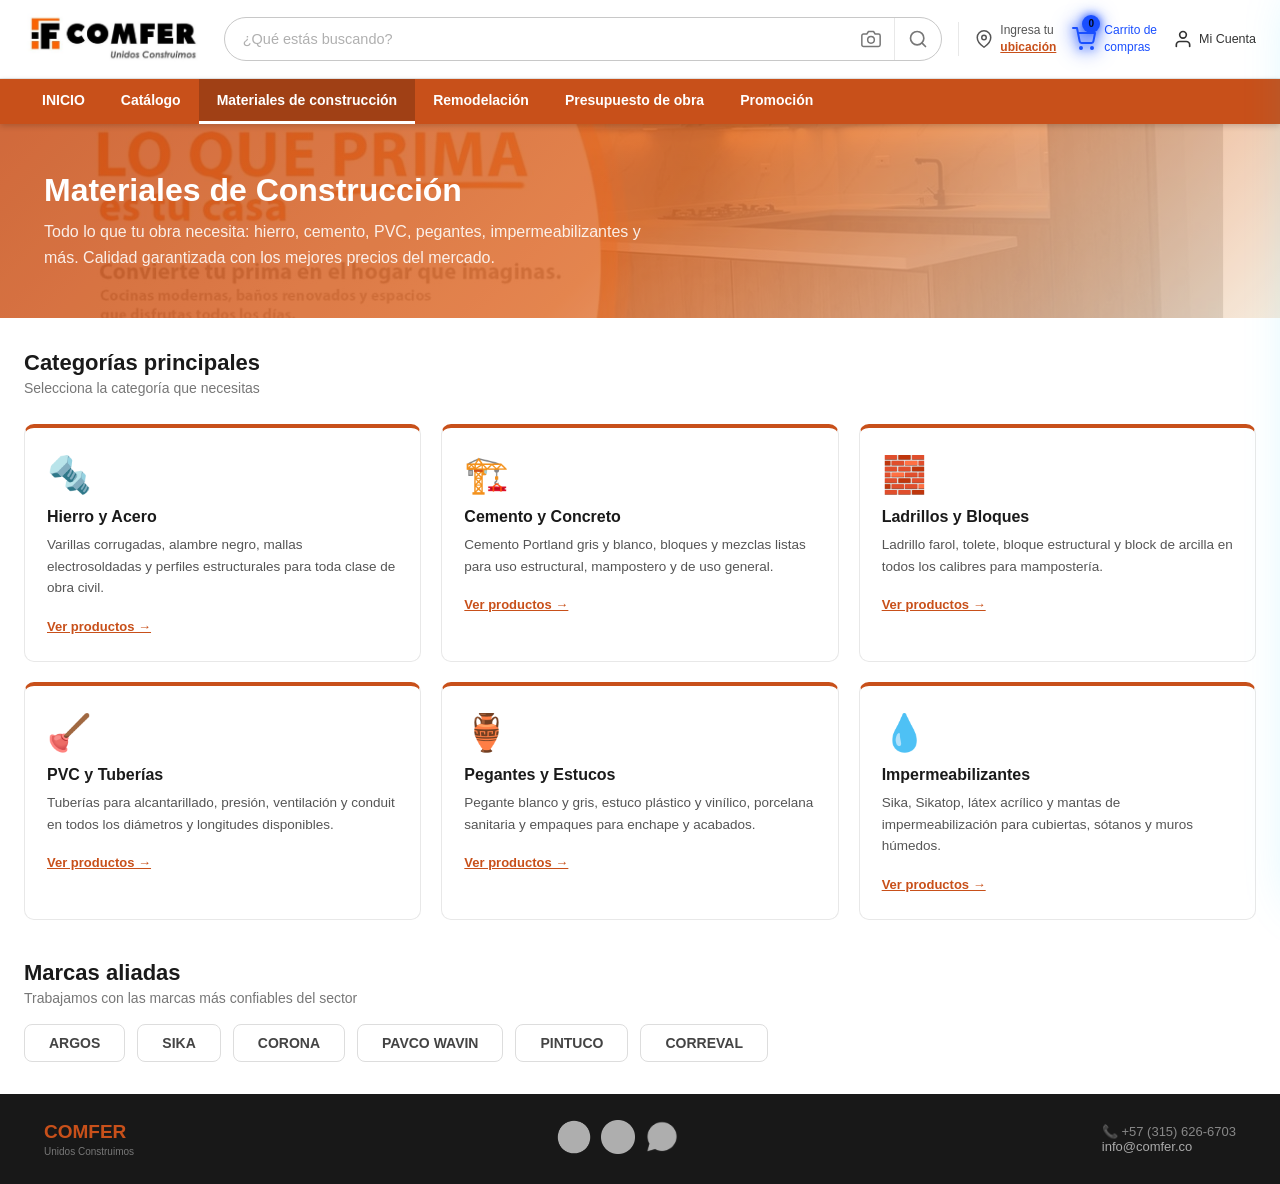
<file: materiales.html>
<!DOCTYPE html>
<html lang="es">
<head>
    <meta charset="UTF-8">
    <meta name="viewport" content="width=device-width, initial-scale=1.0">
    <title>Materiales de Construcción - COMFER</title>
    <link rel="stylesheet" href="css/comfer.css">
</head>
<body>
    <script src="js/nav.js"></script>

    <!-- HERO -->
    <div class="page-hero">
        <div class="page-hero-inner">
            <h1>Materiales de Construcción</h1>
            <p>Todo lo que tu obra necesita: hierro, cemento, PVC, pegantes, impermeabilizantes y más. Calidad garantizada con los mejores precios del mercado.</p>
        </div>
    </div>

    <!-- CONTENIDO -->
    <div class="page-content">

        <p class="page-section-title">Categorías principales</p>
        <p class="page-section-sub">Selecciona la categoría que necesitas</p>

        <div class="page-grid-3">

            <div class="page-card">
                <div class="page-card-icon">🔩</div>
                <h3>Hierro y Acero</h3>
                <p>Varillas corrugadas, alambre negro, mallas electrosoldadas y perfiles estructurales para toda clase de obra civil.</p>
                <br>
                <a href="catalogo.html?q=hierro" style="color:var(--cf-orange);font-weight:700;font-size:13px;">Ver productos →</a>
            </div>

            <div class="page-card">
                <div class="page-card-icon">🏗️</div>
                <h3>Cemento y Concreto</h3>
                <p>Cemento Portland gris y blanco, bloques y mezclas listas para uso estructural, mampostero y de uso general.</p>
                <br>
                <a href="catalogo.html?q=cemento" style="color:var(--cf-orange);font-weight:700;font-size:13px;">Ver productos →</a>
            </div>

            <div class="page-card">
                <div class="page-card-icon">🧱</div>
                <h3>Ladrillos y Bloques</h3>
                <p>Ladrillo farol, tolete, bloque estructural y block de arcilla en todos los calibres para mampostería.</p>
                <br>
                <a href="catalogo.html?q=ladrillo" style="color:var(--cf-orange);font-weight:700;font-size:13px;">Ver productos →</a>
            </div>

            <div class="page-card">
                <div class="page-card-icon">🪠</div>
                <h3>PVC y Tuberías</h3>
                <p>Tuberías para alcantarillado, presión, ventilación y conduit en todos los diámetros y longitudes disponibles.</p>
                <br>
                <a href="catalogo.html?q=pvc" style="color:var(--cf-orange);font-weight:700;font-size:13px;">Ver productos →</a>
            </div>

            <div class="page-card">
                <div class="page-card-icon">🏺</div>
                <h3>Pegantes y Estucos</h3>
                <p>Pegante blanco y gris, estuco plástico y vinílico, porcelana sanitaria y empaques para enchape y acabados.</p>
                <br>
                <a href="catalogo.html?q=pegante" style="color:var(--cf-orange);font-weight:700;font-size:13px;">Ver productos →</a>
            </div>

            <div class="page-card">
                <div class="page-card-icon">💧</div>
                <h3>Impermeabilizantes</h3>
                <p>Sika, Sikatop, látex acrílico y mantas de impermeabilización para cubiertas, sótanos y muros húmedos.</p>
                <br>
                <a href="catalogo.html?q=impermeabilizante" style="color:var(--cf-orange);font-weight:700;font-size:13px;">Ver productos →</a>
            </div>

        </div>

        <!-- Marcas -->
        <div style="margin-top:40px;">
            <p class="page-section-title">Marcas aliadas</p>
            <p class="page-section-sub">Trabajamos con las marcas más confiables del sector</p>
            <div style="display:flex;flex-wrap:wrap;gap:12px;margin-top:18px;">
                <span style="background:#fff;border:1px solid #ddd;border-radius:8px;padding:10px 24px;font-weight:700;color:#444;font-size:14px;">ARGOS</span>
                <span style="background:#fff;border:1px solid #ddd;border-radius:8px;padding:10px 24px;font-weight:700;color:#444;font-size:14px;">SIKA</span>
                <span style="background:#fff;border:1px solid #ddd;border-radius:8px;padding:10px 24px;font-weight:700;color:#444;font-size:14px;">CORONA</span>
                <span style="background:#fff;border:1px solid #ddd;border-radius:8px;padding:10px 24px;font-weight:700;color:#444;font-size:14px;">PAVCO WAVIN</span>
                <span style="background:#fff;border:1px solid #ddd;border-radius:8px;padding:10px 24px;font-weight:700;color:#444;font-size:14px;">PINTUCO</span>
                <span style="background:#fff;border:1px solid #ddd;border-radius:8px;padding:10px 24px;font-weight:700;color:#444;font-size:14px;">CORREVAL</span>
            </div>
        </div>

    </div>

    <footer class="cf-footer">
        <div class="cf-footer-inner">
            <div class="cf-footer-logo">
                <span class="cf-footer-name">COMFER</span>
                <span class="cf-footer-tagline">Unidos Construimos</span>
            </div>
            <div class="cf-footer-redes">
                <a href="https://www.facebook.com" target="_blank"><img src="img/iconofacebook.png" alt="Facebook"></a>
                <a href="https://www.instagram.com" target="_blank"><img src="img/iconoinstagram.png" alt="Instagram"></a>
                <a href="https://wa.me/3156266703" target="_blank"><img src="img/iconowhatsapp.png" alt="WhatsApp"></a>
            </div>
            <div class="cf-footer-contact">
                <p>&#128222; +57 (315) 626-6703</p>
                <p><a href="mailto:info@comfer.co">info@comfer.co</a></p>
            </div>
        </div>
    </footer>
    <script src="js/cart.js"></script>
</body>
</html>
</file>
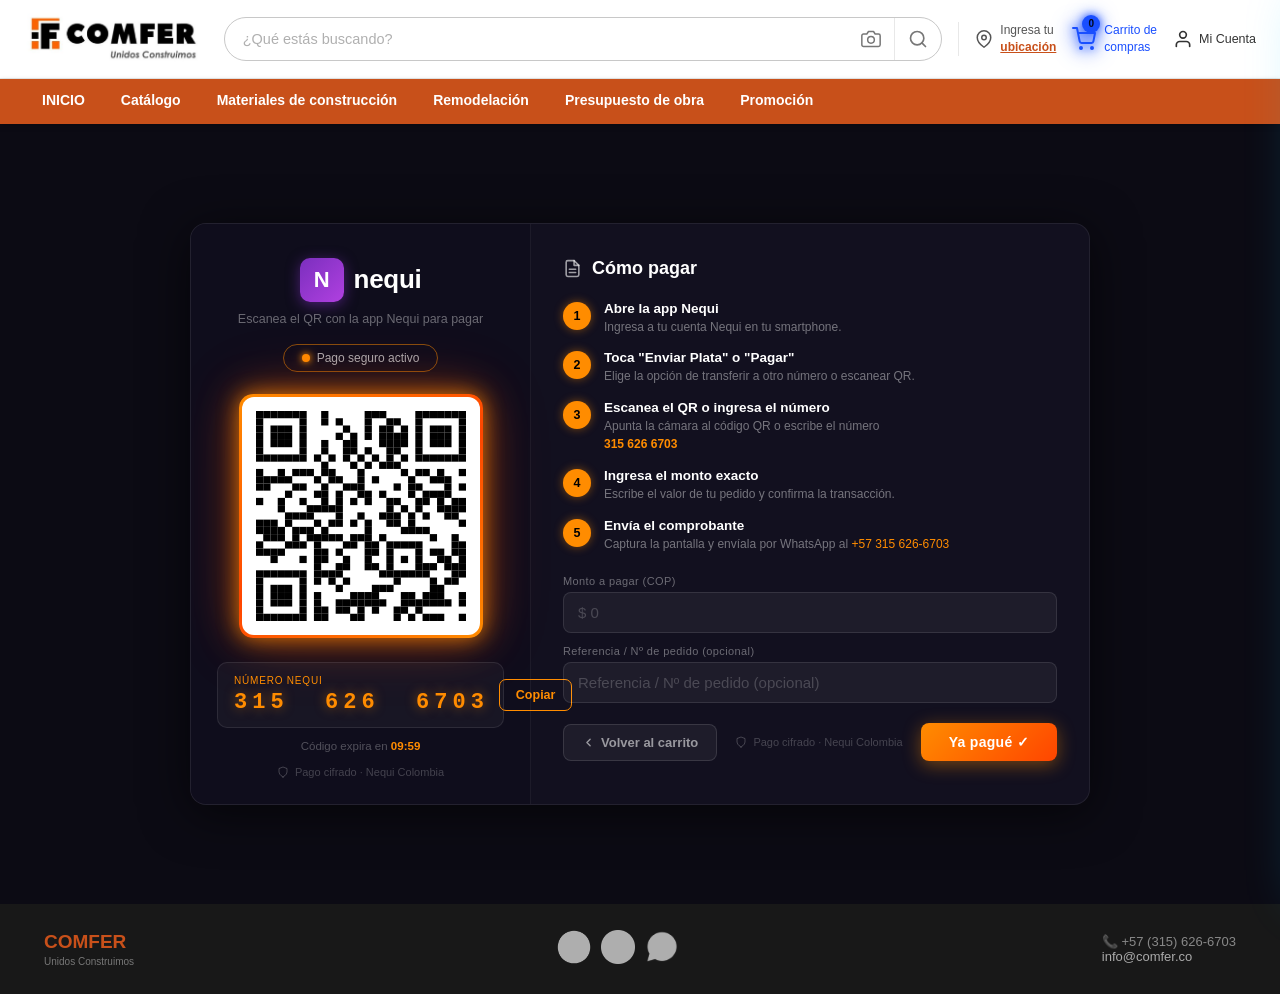
<file: pago-nequi.html>
<!DOCTYPE html>
<html lang="es">
<head>
    <meta charset="UTF-8">
    <meta name="viewport" content="width=device-width, initial-scale=1.0">
    <title>Pago Nequi — COMFER</title>
    <link rel="stylesheet" href="css/comfer.css">
    <style>
        /* ── Base ── */
        body { background: #0c0b14; min-height: 100vh; }

        .nq-page {
            min-height: calc(100vh - 120px);
            display: flex;
            align-items: center;
            justify-content: center;
            padding: 28px 16px;
        }

        /* ── Tarjeta principal ── */
        .nq-card {
            display: flex;
            background: #12101f;
            border-radius: 16px;
            overflow: hidden;
            width: 100%;
            max-width: 900px;
            border: 1px solid rgba(255,255,255,0.07);
            box-shadow: 0 8px 48px rgba(0,0,0,0.6);
        }

        /* ══════════════════════════════
           COLUMNA IZQUIERDA
        ══════════════════════════════ */
        .nq-left {
            width: 340px;
            flex-shrink: 0;
            background: #0f0d1c;
            display: flex;
            flex-direction: column;
            align-items: center;
            padding: 34px 26px 26px;
            border-right: 1px solid rgba(255,255,255,0.06);
        }

        /* Logo Nequi */
        .nq-logo-row {
            display: flex;
            align-items: center;
            gap: 10px;
            margin-bottom: 8px;
        }
        .nq-logo-box {
            width: 44px; height: 44px;
            border-radius: 10px;
            background: linear-gradient(135deg, #7b2fbe 0%, #b040e0 100%);
            display: flex; align-items: center; justify-content: center;
            font-size: 22px; font-weight: 900; color: #fff;
            box-shadow: 0 3px 14px rgba(123,47,190,0.55);
            font-family: Arial, sans-serif;
        }
        .nq-logo-text {
            font-size: 26px; font-weight: 900; color: #fff;
            font-family: Arial, sans-serif; letter-spacing: -0.3px;
        }

        /* Subtitle */
        .nq-subtitle {
            font-size: 12.5px;
            color: rgba(255,255,255,0.38);
            text-align: center;
            margin-bottom: 16px;
            line-height: 1.5;
        }

        /* Badge pago seguro */
        .nq-badge {
            display: inline-flex;
            align-items: center;
            gap: 7px;
            border: 1px solid rgba(255,140,0,0.5);
            color: rgba(255,255,255,0.65);
            font-size: 12px;
            font-weight: 500;
            padding: 6px 18px;
            border-radius: 20px;
            margin-bottom: 22px;
        }
        .nq-dot {
            width: 8px; height: 8px; border-radius: 50%;
            background: #ff8c00;
            box-shadow: 0 0 6px #ff8c00, 0 0 12px rgba(255,140,0,0.5);
            animation: dotPulse 2s ease-in-out infinite;
            flex-shrink: 0;
        }
        @keyframes dotPulse {
            0%,100% { box-shadow: 0 0 5px #ff8c00; }
            50%      { box-shadow: 0 0 10px #ff8c00, 0 0 20px rgba(255,140,0,0.4); }
        }

        /* QR con glow naranja */
        .nq-qr-frame {
            border-radius: 14px;
            padding: 3px;
            background: linear-gradient(145deg, #ff8c00, #ff4500 50%, #ff8c00);
            box-shadow:
                0 0 0 0 transparent,
                0 0 20px rgba(255,140,0,0.7),
                0 0 40px rgba(255,100,0,0.45),
                0 0 70px rgba(255,60,0,0.2);
            animation: frameGlow 2.8s ease-in-out infinite;
            margin-bottom: 24px;
        }
        @keyframes frameGlow {
            0%,100% {
                box-shadow: 0 0 20px rgba(255,140,0,0.7), 0 0 40px rgba(255,100,0,0.45), 0 0 70px rgba(255,60,0,0.2);
            }
            50% {
                box-shadow: 0 0 28px rgba(255,140,0,0.95), 0 0 55px rgba(255,100,0,0.65), 0 0 90px rgba(255,60,0,0.35);
            }
        }
        .nq-qr-inner {
            background: #fff;
            border-radius: 12px;
            padding: 14px;
            display: flex;
            align-items: center;
            justify-content: center;
        }
        #qrSvg { width: 210px; height: 210px; display: block; }

        /* Número Nequi */
        .nq-num-box {
            width: 100%;
            background: rgba(255,255,255,0.04);
            border: 1px solid rgba(255,255,255,0.09);
            border-radius: 10px;
            padding: 12px 16px;
            display: flex;
            align-items: center;
            justify-content: space-between;
            gap: 10px;
        }
        .nq-num-label {
            font-size: 10px;
            color: #ff8c00;
            letter-spacing: 0.8px;
            margin-bottom: 4px;
            text-transform: uppercase;
        }
        .nq-num-val {
            font-size: 22px;
            font-weight: 900;
            color: #ff8c00;
            letter-spacing: 5px;
            text-shadow: 0 0 12px rgba(255,140,0,0.5);
            font-family: 'Courier New', monospace;
        }
        .nq-copy-btn {
            background: transparent;
            border: 1.5px solid #ff8c00;
            color: #ff8c00;
            padding: 8px 16px;
            border-radius: 7px;
            font-size: 12.5px;
            font-weight: 700;
            cursor: pointer;
            white-space: nowrap;
            transition: all 0.2s;
            flex-shrink: 0;
        }
        .nq-copy-btn:hover {
            background: rgba(255,140,0,0.12);
            box-shadow: 0 0 12px rgba(255,140,0,0.3);
        }

        /* Pie izquierdo */
        .nq-foot {
            margin-top: 14px;
            display: flex;
            align-items: center;
            gap: 6px;
            font-size: 11px;
            color: rgba(255,255,255,0.22);
        }
        .nq-foot svg { flex-shrink: 0; }

        /* ══════════════════════════════
           COLUMNA DERECHA
        ══════════════════════════════ */
        .nq-right {
            flex: 1;
            padding: 34px 32px 28px;
            display: flex;
            flex-direction: column;
        }

        .nq-how-title {
            display: flex;
            align-items: center;
            gap: 10px;
            font-size: 18px;
            font-weight: 700;
            color: #fff;
            margin-bottom: 22px;
        }

        /* Pasos */
        .nq-steps { display: flex; flex-direction: column; gap: 14px; }

        .nq-step {
            display: flex;
            align-items: flex-start;
            gap: 13px;
        }
        .nq-step-n {
            width: 28px; height: 28px; border-radius: 50%;
            background: #ff8c00;
            color: #000;
            font-size: 12.5px; font-weight: 900;
            display: flex; align-items: center; justify-content: center;
            flex-shrink: 0;
            box-shadow: 0 0 10px rgba(255,140,0,0.45);
            margin-top: 1px;
        }
        .nq-step-body { min-width: 0; }
        .nq-step-h { font-size: 13.5px; font-weight: 700; color: #fff; margin-bottom: 2px; }
        .nq-step-p { font-size: 12px; color: rgba(255,255,255,0.42); line-height: 1.55; }
        .nq-step-p a { color: #ff8c00; text-decoration: none; }
        .nq-step-p a:hover { text-decoration: underline; }
        .nq-hl { color: #ff8c00; font-weight: 700; }

        /* Formulario */
        .nq-form {
            margin-top: 22px;
            display: flex;
            flex-direction: column;
            gap: 12px;
        }
        .nq-field-lbl {
            font-size: 11px;
            color: rgba(255,255,255,0.38);
            letter-spacing: 0.4px;
            margin-bottom: 5px;
            display: block;
        }
        .nq-field {
            width: 100%;
            background: rgba(255,255,255,0.05);
            border: 1px solid rgba(255,255,255,0.1);
            border-radius: 8px;
            padding: 11px 14px;
            font-size: 15px;
            color: rgba(255,255,255,0.5);
            outline: none;
            transition: border-color 0.2s, box-shadow 0.2s;
        }
        .nq-field:focus {
            border-color: rgba(255,140,0,0.5);
            box-shadow: 0 0 12px rgba(255,140,0,0.15);
            color: #fff;
        }
        .nq-field::placeholder { color: rgba(255,255,255,0.2); }

        /* Botones inferiores */
        .nq-actions {
            display: flex;
            align-items: center;
            justify-content: space-between;
            margin-top: 20px;
            gap: 10px;
            flex-wrap: wrap;
        }
        .nq-btn-back {
            display: inline-flex;
            align-items: center;
            gap: 6px;
            background: rgba(255,255,255,0.05);
            border: 1px solid rgba(255,255,255,0.12);
            color: rgba(255,255,255,0.55);
            padding: 10px 18px;
            border-radius: 8px;
            font-size: 13px;
            font-weight: 600;
            cursor: pointer;
            text-decoration: none;
            transition: all 0.18s;
        }
        .nq-btn-back:hover { background: rgba(255,255,255,0.09); color: #fff; }

        .nq-btn-done {
            background: linear-gradient(135deg, #ff8c00 0%, #ff4500 100%);
            border: none;
            color: #fff;
            padding: 11px 28px;
            border-radius: 8px;
            font-size: 14px;
            font-weight: 700;
            cursor: pointer;
            letter-spacing: 0.3px;
            box-shadow: 0 4px 18px rgba(255,140,0,0.42);
            transition: all 0.2s;
        }
        .nq-btn-done:hover { transform: translateY(-1px); box-shadow: 0 6px 26px rgba(255,140,0,0.6); }

        .nq-secure {
            display: flex; align-items: center; gap: 6px;
            font-size: 11px; color: rgba(255,255,255,0.22);
        }

        /* Timer */
        .nq-timer-row {
            text-align: center;
            font-size: 11.5px;
            color: rgba(255,255,255,0.28);
            margin-top: 13px;
        }
        .nq-timer-row span { color: #ff8c00; font-weight: 700; }

        /* Pantalla de éxito */
        .nq-success {
            width: 100%;
            padding: 70px 30px;
            text-align: center;
            display: flex;
            flex-direction: column;
            align-items: center;
            gap: 18px;
        }
        .nq-success-icon { font-size: 68px; filter: drop-shadow(0 0 18px rgba(255,140,0,0.8)); }
        .nq-success h2 { color: #fff; font-size: 24px; font-weight: 900; margin: 0; }
        .nq-success p { color: rgba(255,255,255,0.5); font-size: 14.5px; max-width: 400px; line-height: 1.7; margin: 0; }
    </style>
</head>
<body>
    <script src="js/nav.js"></script>
    <script src="js/cart.js"></script>

    <section class="nq-page">
        <div class="nq-card" id="nqCard">

            <!-- ══ IZQUIERDA ══ -->
            <div class="nq-left">

                <div class="nq-logo-row">
                    <div class="nq-logo-box">N</div>
                    <span class="nq-logo-text">nequi</span>
                </div>

                <p class="nq-subtitle">Escanea el QR con la app Nequi para pagar</p>

                <div class="nq-badge">
                    <span class="nq-dot"></span>
                    Pago seguro activo
                </div>

                <div class="nq-qr-frame">
                    <div class="nq-qr-inner">
                        <svg id="qrSvg" xmlns="http://www.w3.org/2000/svg" viewBox="0 0 203 203"></svg>
                    </div>
                </div>

                <div class="nq-num-box">
                    <div>
                        <p class="nq-num-label">Número Nequi</p>
                        <p class="nq-num-val">315&nbsp;&nbsp;626&nbsp;&nbsp;6703</p>
                    </div>
                    <button class="nq-copy-btn" id="copyBtn">Copiar</button>
                </div>

                <div class="nq-timer-row" style="width:100%;margin-top:12px;">
                    Código expira en <span id="nqTimer">10:00</span>
                </div>

                <div class="nq-foot">
                    <svg width="12" height="12" viewBox="0 0 24 24" fill="none" stroke="currentColor" stroke-width="2" stroke-linecap="round" stroke-linejoin="round">
                        <path d="M12 22s8-4 8-10V5l-8-3-8 3v7c0 6 8 10 8 10z"/>
                    </svg>
                    Pago cifrado · Nequi Colombia
                </div>
            </div>

            <!-- ══ DERECHA ══ -->
            <div class="nq-right">

                <div class="nq-how-title">
                    <svg width="19" height="19" viewBox="0 0 24 24" fill="none" stroke="rgba(255,255,255,0.6)" stroke-width="2" stroke-linecap="round" stroke-linejoin="round">
                        <path d="M14 2H6a2 2 0 0 0-2 2v16a2 2 0 0 0 2 2h12a2 2 0 0 0 2-2V8z"/>
                        <polyline points="14 2 14 8 20 8"/>
                        <line x1="16" y1="13" x2="8" y2="13"/>
                        <line x1="16" y1="17" x2="8" y2="17"/>
                    </svg>
                    Cómo pagar
                </div>

                <div class="nq-steps">
                    <div class="nq-step">
                        <div class="nq-step-n">1</div>
                        <div class="nq-step-body">
                            <p class="nq-step-h">Abre la app Nequi</p>
                            <p class="nq-step-p">Ingresa a tu cuenta Nequi en tu smartphone.</p>
                        </div>
                    </div>
                    <div class="nq-step">
                        <div class="nq-step-n">2</div>
                        <div class="nq-step-body">
                            <p class="nq-step-h">Toca "Enviar Plata" o "Pagar"</p>
                            <p class="nq-step-p">Elige la opción de transferir a otro número o escanear QR.</p>
                        </div>
                    </div>
                    <div class="nq-step">
                        <div class="nq-step-n">3</div>
                        <div class="nq-step-body">
                            <p class="nq-step-h">Escanea el QR o ingresa el número</p>
                            <p class="nq-step-p">Apunta la cámara al código QR o escribe el número<br>
                                <span class="nq-hl">315 626 6703</span>
                            </p>
                        </div>
                    </div>
                    <div class="nq-step">
                        <div class="nq-step-n">4</div>
                        <div class="nq-step-body">
                            <p class="nq-step-h">Ingresa el monto exacto</p>
                            <p class="nq-step-p">Escribe el valor de tu pedido y confirma la transacción.</p>
                        </div>
                    </div>
                    <div class="nq-step">
                        <div class="nq-step-n">5</div>
                        <div class="nq-step-body">
                            <p class="nq-step-h">Envía el comprobante</p>
                            <p class="nq-step-p">Captura la pantalla y envíala por WhatsApp al
                                <a href="https://wa.me/3156266703" target="_blank">+57 315 626-6703</a>
                            </p>
                        </div>
                    </div>
                </div>

                <div class="nq-form">
                    <div>
                        <label class="nq-field-lbl">Monto a pagar (COP)</label>
                        <input class="nq-field" id="montoInput" type="text" placeholder="$ 0" readonly>
                    </div>
                    <div>
                        <label class="nq-field-lbl">Referencia / Nº de pedido (opcional)</label>
                        <input class="nq-field" type="text" placeholder="Referencia / Nº de pedido (opcional)">
                    </div>
                </div>

                <div class="nq-actions">
                    <a href="catalogo.html" class="nq-btn-back">
                        <svg width="13" height="13" viewBox="0 0 24 24" fill="none" stroke="currentColor" stroke-width="2.5" stroke-linecap="round" stroke-linejoin="round"><polyline points="15 18 9 12 15 6"/></svg>
                        Volver al carrito
                    </a>
                    <div class="nq-secure">
                        <svg width="12" height="12" viewBox="0 0 24 24" fill="none" stroke="currentColor" stroke-width="2" stroke-linecap="round" stroke-linejoin="round"><path d="M12 22s8-4 8-10V5l-8-3-8 3v7c0 6 8 10 8 10z"/></svg>
                        Pago cifrado · Nequi Colombia
                    </div>
                    <button class="nq-btn-done" onclick="nqConfirmar()">Ya pagué ✓</button>
                </div>

            </div>
        </div>
    </section>

    <footer class="cf-footer">
        <div class="cf-footer-inner">
            <div class="cf-footer-logo">
                <span class="cf-footer-name">COMFER</span>
                <span class="cf-footer-tagline">Unidos Construimos</span>
            </div>
            <div class="cf-footer-redes">
                <a href="https://www.facebook.com" target="_blank"><img src="img/iconofacebook.png" alt="Facebook"></a>
                <a href="https://www.instagram.com" target="_blank"><img src="img/iconoinstagram.png" alt="Instagram"></a>
                <a href="https://wa.me/3156266703" target="_blank"><img src="img/iconowhatsapp.png" alt="WhatsApp"></a>
            </div>
            <div class="cf-footer-contact">
                <p>&#128222; +57 (315) 626-6703</p>
                <p><a href="mailto:info@comfer.co">info@comfer.co</a></p>
            </div>
        </div>
    </footer>

    <script>
    /* ── Monto desde URL o localStorage ── */
    (function () {
        var params = new URLSearchParams(window.location.search);
        var total  = params.get('total');
        var input  = document.getElementById('montoInput');
        if (!input) return;
        if (total && parseInt(total) > 0) {
            input.value = '$ ' + parseInt(total).toLocaleString('es-CO');
        } else {
            try {
                var cart = JSON.parse(localStorage.getItem('cfCart') || '[]');
                var sub  = cart.reduce(function (s, i) { return s + i.price * i.qty; }, 0);
                if (sub > 0) input.value = '$ ' + sub.toLocaleString('es-CO');
            } catch (e) {}
        }
    })();

    /* ── Generador QR ── */
    (function () {
        /* QR de 29 módulos, celda 7px → 203px total */
        var M = 29, CELL = 7;
        var grid = [];
        for (var r = 0; r < M; r++) { grid[r] = []; for (var c = 0; c < M; c++) grid[r][c] = 0; }

        /* Marca módulos dark (1) */
        function set(r, c, v) { if (r >= 0 && r < M && c >= 0 && c < M) grid[r][c] = v; }

        /* Patrón finder 7×7 */
        function finder(sr, sc) {
            for (var dr = 0; dr < 7; dr++)
                for (var dc = 0; dc < 7; dc++) {
                    var on = (dr === 0 || dr === 6 || dc === 0 || dc === 6) ||
                             (dr >= 2 && dr <= 4 && dc >= 2 && dc <= 4);
                    set(sr + dr, sc + dc, on ? 1 : 2); /* 2 = light but reserved */
                }
        }
        finder(0,  0);   /* top-left     */
        finder(0,  M-7); /* top-right    */
        finder(M-7, 0);  /* bottom-left  */

        /* Separadores (0-band alrededor de cada finder) */
        function separator(rows, cols) {
            rows.forEach(function(r){ cols.forEach(function(c){ if (grid[r][c] === 0) set(r, c, 2); }); });
        }
        for (var i = 0; i <= 7; i++) {
            set(7, i, 2); set(i, 7, 2);          /* top-left sep */
            set(7, M-1-i, 2); set(i, M-8, 2);    /* top-right sep */
            set(M-8, i, 2); set(M-1-i, 7, 2);    /* bottom-left sep */
        }

        /* Timing patterns (fila 6 y col 6) */
        for (var t = 8; t < M - 8; t++) {
            if (grid[6][t] === 0) set(6, t, t % 2 === 0 ? 1 : 2);
            if (grid[t][6] === 0) set(t, 6, t % 2 === 0 ? 1 : 2);
        }

        /* Alignment pattern (centro ~ módulo 16,16 para v3) */
        var AC = 20; /* aprox para M=29 */
        for (var ar = AC-2; ar <= AC+2; ar++)
            for (var ac2 = AC-2; ac2 <= AC+2; ac2++) {
                if (grid[ar][ac2] !== 0) continue;
                var onAl = (ar === AC-2 || ar === AC+2 || ac2 === AC-2 || ac2 === AC+2) || (ar === AC && ac2 === AC);
                set(ar, ac2, onAl ? 1 : 2);
            }

        /* Módulos de datos: XORSHIFT pseudo-aleatorio */
        var seed = 0x4EFCBA91;
        function rng() { seed ^= seed << 13; seed ^= seed >> 17; seed ^= seed << 5; return (seed >>> 0) & 1; }
        for (var r2 = 0; r2 < M; r2++)
            for (var c2 = 0; c2 < M; c2++)
                if (grid[r2][c2] === 0 && rng()) grid[r2][c2] = 1;

        /* Renderizar a SVG */
        var rects = [];
        for (var r3 = 0; r3 < M; r3++)
            for (var c3 = 0; c3 < M; c3++)
                if (grid[r3][c3] === 1)
                    rects.push('<rect x="' + (c3*CELL) + '" y="' + (r3*CELL) + '" width="' + CELL + '" height="' + CELL + '" fill="#000"/>');

        var svg = document.getElementById('qrSvg');
        svg.setAttribute('viewBox', '0 0 ' + (M*CELL) + ' ' + (M*CELL));
        svg.innerHTML = rects.join('');
    })();

    /* ── Countdown 10 min ── */
    (function () {
        var rem = 600;
        function tick() {
            var m = Math.floor(rem / 60), s = rem % 60;
            var el = document.getElementById('nqTimer');
            if (el) el.textContent = (m < 10 ? '0' : '') + m + ':' + (s < 10 ? '0' : '') + s;
            if (rem > 0) rem--;
        }
        tick();
        setInterval(tick, 1000);
    })();

    /* ── Copiar número ── */
    document.getElementById('copyBtn').addEventListener('click', function () {
        try { navigator.clipboard.writeText('3156266703'); } catch(e) {}
        var btn = this;
        btn.textContent = '✓ Copiado';
        btn.style.background = 'rgba(255,140,0,0.18)';
        setTimeout(function () { btn.textContent = 'Copiar'; btn.style.background = ''; }, 2200);
    });

    /* ── Confirmar pago ── */
    function nqConfirmar() {
        localStorage.removeItem('cfCart');
        localStorage.setItem('cfCartCount', '0');
        var card = document.getElementById('nqCard');
        card.innerHTML =
            '<div class="nq-success">' +
            '<div class="nq-success-icon">✅</div>' +
            '<h2>¡Pago registrado!</h2>' +
            '<p>Tu pedido fue recibido. En breve recibirás confirmación por WhatsApp al ' +
            '<strong style="color:#ff8c00">+57 315 626-6703</strong>.</p>' +
            '<a href="index.html" style="margin-top:6px;background:linear-gradient(135deg,#ff8c00,#ff4500);' +
            'color:#fff;padding:13px 36px;border-radius:9px;font-weight:700;font-size:14px;' +
            'text-decoration:none;box-shadow:0 4px 20px rgba(255,140,0,0.5);">Volver al inicio</a>' +
            '</div>';
    }
    </script>
</body>
</html>
</file>
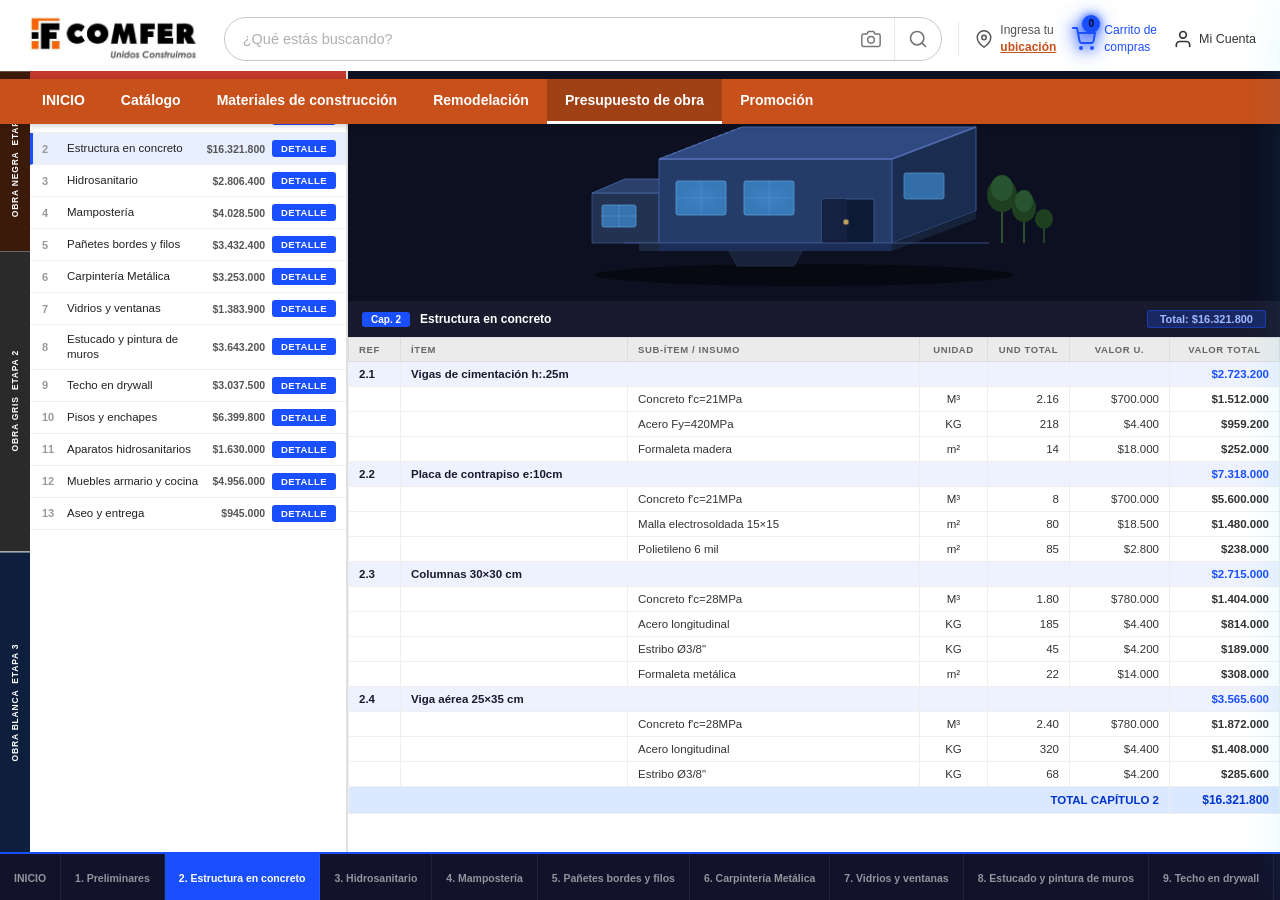
<file: presupuesto.html>
<!DOCTYPE html>
<html lang="es">
<head>
    <meta charset="UTF-8">
    <meta name="viewport" content="width=device-width, initial-scale=1.0">
    <title>Presupuesto APU - COMFER</title>
    <link rel="stylesheet" href="css/comfer.css">
    <style>
        html, body { height: 100%; overflow: hidden; }

        /* Full-screen APU container positioned below nav */
        .apu-shell {
            position: fixed;
            top: 71px;
            left: 0;
            right: 0;
            bottom: 48px;
            display: flex;
            overflow: hidden;
        }

        /* ── LEFT PANEL ── */
        .apu-left {
            width: 348px;
            min-width: 348px;
            display: flex;
            background: #fff;
            border-right: 2px solid #e0e0e0;
            overflow: hidden;
        }

        .apu-phases {
            width: 30px;
            min-width: 30px;
            display: flex;
            flex-direction: column;
        }

        .apu-phase {
            display: flex;
            align-items: center;
            justify-content: center;
            color: #fff;
            font-size: 8.5px;
            font-weight: 800;
            letter-spacing: 0.8px;
            text-transform: uppercase;
            writing-mode: vertical-lr;
            transform: rotate(180deg);
        }
        .apu-phase.negra  { background: #3b1a0a; flex: 3; }
        .apu-phase.gris   { background: #2a2a2a; flex: 5; }
        .apu-phase.blanca { background: #0d1f3c; flex: 5; }

        .apu-chapters {
            flex: 1;
            overflow-y: auto;
            scrollbar-width: thin;
            scrollbar-color: #ccc #f5f5f5;
        }
        .apu-chapters::-webkit-scrollbar { width: 4px; }
        .apu-chapters::-webkit-scrollbar-thumb { background: #ccc; border-radius: 2px; }

        .apu-chap-header {
            background: #c0392b;
            color: #fff;
            font-size: 10.5px;
            font-weight: 900;
            padding: 9px 12px;
            letter-spacing: 1px;
            text-transform: uppercase;
            position: sticky;
            top: 0;
            z-index: 3;
            display: flex;
            justify-content: space-between;
        }

        .apu-chap-row {
            display: flex;
            align-items: center;
            padding: 7px 10px 7px 12px;
            border-bottom: 1px solid #f0f0f0;
            gap: 7px;
            cursor: pointer;
            transition: background 0.14s;
        }
        .apu-chap-row:hover  { background: #f4f6ff; }
        .apu-chap-row.active { background: #e8efff; border-left: 3px solid #1a4fff; padding-left: 9px; }

        .apu-chap-num  { font-size: 11px; font-weight: 700; color: #999; min-width: 18px; }
        .apu-chap-name { flex: 1; font-size: 11.5px; color: #222; line-height: 1.3; }
        .apu-chap-val  { font-size: 10.5px; font-weight: 700; color: #555; text-align: right; white-space: nowrap; }

        .btn-detalle {
            background: #1a4fff;
            color: #fff;
            border: none;
            border-radius: 3px;
            padding: 3px 9px;
            font-size: 9.5px;
            font-weight: 800;
            cursor: pointer;
            letter-spacing: 0.4px;
            white-space: nowrap;
            transition: background 0.14s;
        }
        .btn-detalle:hover { background: #0033cc; }

        /* ── RIGHT PANEL ── */
        .apu-right {
            flex: 1;
            display: flex;
            flex-direction: column;
            overflow: hidden;
            background: #f2f2f2;
        }

        /* 3-D building */
        .apu-building {
            flex: 0 0 230px;
            background: #0c1021;
            display: flex;
            align-items: center;
            justify-content: center;
            overflow: hidden;
            position: relative;
        }
        .apu-building-label {
            position: absolute;
            top: 10px; left: 14px;
            color: rgba(255,255,255,0.4);
            font-size: 10px;
            letter-spacing: 1px;
            text-transform: uppercase;
        }
        .apu-chapter-name-overlay {
            position: absolute;
            top: 10px; right: 14px;
            background: rgba(26,79,255,0.75);
            color: #fff;
            font-size: 10px;
            font-weight: 700;
            padding: 4px 10px;
            border-radius: 3px;
            letter-spacing: 0.5px;
        }

        /* APU table area */
        .apu-detail {
            flex: 1;
            overflow-y: auto;
            background: #fff;
            scrollbar-width: thin;
            scrollbar-color: #ccc #f9f9f9;
        }
        .apu-detail::-webkit-scrollbar { width: 6px; }
        .apu-detail::-webkit-scrollbar-thumb { background: #ccc; border-radius: 3px; }

        .apu-detail-bar {
            position: sticky;
            top: 0;
            z-index: 2;
            background: #1a1a2e;
            color: #fff;
            padding: 9px 14px;
            font-size: 12px;
            font-weight: 700;
            display: flex;
            align-items: center;
            gap: 10px;
        }
        .apu-cap-badge {
            background: #1a4fff;
            color: #fff;
            font-size: 10px;
            padding: 2px 9px;
            border-radius: 3px;
            font-weight: 800;
        }
        .apu-total-badge {
            margin-left: auto;
            background: rgba(26,79,255,0.25);
            border: 1px solid rgba(26,79,255,0.5);
            color: #a0b8ff;
            font-size: 11px;
            padding: 2px 12px;
            border-radius: 3px;
        }

        .apu-table {
            width: 100%;
            border-collapse: collapse;
            font-size: 11.5px;
        }
        .apu-table thead tr { background: #ebebeb; }
        .apu-table th {
            padding: 6px 10px;
            font-size: 9.5px;
            font-weight: 800;
            color: #666;
            text-transform: uppercase;
            letter-spacing: 0.6px;
            border: 1px solid #ddd;
            white-space: nowrap;
            text-align: center;
        }
        .apu-table th.al { text-align: left; }
        .apu-table td {
            padding: 6px 10px;
            border: 1px solid #eee;
            color: #333;
            vertical-align: middle;
        }
        tr.r-sub  td { background: #eef2ff; font-weight: 700; color: #1a1a2e; }
        tr.r-mat  td { background: #fff; }
        tr.r-mat:hover td { background: #fafbff; }
        tr.r-tot  td { background: #dce8ff; font-weight: 700; color: #0033cc; font-size: 12px; }

        td.ar { text-align: right; }
        td.ac { text-align: center; }
        .col-ref { width: 52px; }
        .col-item { min-width: 140px; }
        .col-sub  { min-width: 180px; }
        .col-und  { width: 68px; }
        .col-qty  { width: 82px; }
        .col-vu   { width: 100px; }
        .col-vt   { width: 110px; font-weight: 600; }

        /* ── STICKY TAB BAR ── */
        .apu-tabs {
            position: fixed;
            bottom: 0; left: 0; right: 0;
            height: 48px;
            background: #12122a;
            border-top: 2px solid #1a4fff;
            display: flex;
            overflow-x: auto;
            overflow-y: hidden;
            z-index: 200;
            scrollbar-width: none;
        }
        .apu-tabs::-webkit-scrollbar { display: none; }

        .apu-tab {
            flex: 0 0 auto;
            height: 48px;
            padding: 0 14px;
            display: flex;
            align-items: center;
            color: rgba(255,255,255,0.55);
            font-size: 10.5px;
            font-weight: 600;
            white-space: nowrap;
            cursor: pointer;
            border-right: 1px solid rgba(255,255,255,0.07);
            transition: background 0.14s, color 0.14s;
        }
        .apu-tab:hover  { background: rgba(26,79,255,0.18); color: #fff; }
        .apu-tab.active { background: #1a4fff; color: #fff; font-weight: 800; }
    </style>
</head>
<body>
    <script src="js/nav.js"></script>

    <div class="apu-shell">

        <!-- ═══════════ LEFT: Chapters ═══════════ -->
        <div class="apu-left">
            <div class="apu-phases">
                <div class="apu-phase negra">OBRA NEGRA&nbsp;&nbsp;ETAPA 1</div>
                <div class="apu-phase gris">OBRA GRIS&nbsp;&nbsp;ETAPA 2</div>
                <div class="apu-phase blanca">OBRA BLANCA&nbsp;&nbsp;ETAPA 3</div>
            </div>
            <div class="apu-chapters">
                <div class="apu-chap-header">
                    <span>CAP&Iacute;TULO</span>
                    <span>TOTAL</span>
                </div>
                <div id="chapList"></div>
            </div>
        </div>

        <!-- ═══════════ RIGHT: Building + APU ═══════════ -->
        <div class="apu-right">

            <!-- 3-D building visual -->
            <div class="apu-building">
                <span class="apu-building-label">Visualizaci&oacute;n 3D del Proyecto</span>
                <span class="apu-chapter-name-overlay" id="buildingChapName">Cap. 2 &mdash; Estructura en concreto</span>
                <svg width="560" height="210" viewBox="0 0 560 210" xmlns="http://www.w3.org/2000/svg">
                    <defs>
                        <radialGradient id="gWin" cx="50%" cy="50%" r="50%">
                            <stop offset="0%" stop-color="#4a8fd9" stop-opacity="0.35"/>
                            <stop offset="100%" stop-color="#4a8fd9" stop-opacity="0"/>
                        </radialGradient>
                        <filter id="glow">
                            <feGaussianBlur stdDeviation="2.5" result="blur"/>
                            <feMerge><feMergeNode in="blur"/><feMergeNode in="SourceGraphic"/></feMerge>
                        </filter>
                    </defs>

                    <!-- Ground shadow -->
                    <ellipse cx="270" cy="194" rx="210" ry="11" fill="rgba(0,0,0,0.45)"/>

                    <!-- Annex / garage left -->
                    <polygon points="58,162 125,162 125,112 58,112" fill="#223250" stroke="#3a5488" stroke-width="0.8"/>
                    <polygon points="125,162 158,148 158,98 125,112" fill="#19283d" stroke="#3a5488" stroke-width="0.8"/>
                    <polygon points="58,112 125,112 158,98 91,98" fill="#2b406a" stroke="#4a6aaa" stroke-width="0.8"/>
                    <rect x="68" y="124" width="34" height="22" rx="2" fill="#3a7fc0" stroke="#60a8e8" stroke-width="0.8" opacity="0.85"/>
                    <line x1="85" y1="124" x2="85" y2="146" stroke="#60a8e8" stroke-width="0.7" opacity="0.6"/>
                    <line x1="68" y1="135" x2="102" y2="135" stroke="#60a8e8" stroke-width="0.7" opacity="0.6"/>

                    <!-- Main body -->
                    <polygon points="125,162 358,162 358,78 125,78" fill="#253c68" stroke="#3a5a9a" stroke-width="1"/>
                    <polygon points="358,162 442,130 442,46 358,78" fill="#1a2d50" stroke="#3a5a9a" stroke-width="1"/>
                    <polygon points="125,78 358,78 442,46 208,46" fill="#2e4a80" stroke="#4a6aaa" stroke-width="1"/>

                    <!-- Roof ridge -->
                    <line x1="125" y1="78" x2="358" y2="78" stroke="#506ab0" stroke-width="1.5"/>
                    <line x1="358" y1="78" x2="442" y2="46" stroke="#506ab0" stroke-width="1.5"/>
                    <line x1="125" y1="78" x2="208" y2="46" stroke="#506ab0" stroke-width="1.2" stroke-dasharray="4,3"/>

                    <!-- Windows front -->
                    <rect x="142" y="100" width="50" height="34" rx="2" fill="#3a7fc0" stroke="#60a8e8" stroke-width="0.8" opacity="0.9"/>
                    <line x1="167" y1="100" x2="167" y2="134" stroke="#60a8e8" stroke-width="0.7" opacity="0.5"/>
                    <line x1="142" y1="117" x2="192" y2="117" stroke="#60a8e8" stroke-width="0.7" opacity="0.5"/>
                    <rect x="142" y="100" width="50" height="34" rx="2" fill="url(#gWin)"/>

                    <rect x="210" y="100" width="50" height="34" rx="2" fill="#3a7fc0" stroke="#60a8e8" stroke-width="0.8" opacity="0.9"/>
                    <line x1="235" y1="100" x2="235" y2="134" stroke="#60a8e8" stroke-width="0.7" opacity="0.5"/>
                    <line x1="210" y1="117" x2="260" y2="117" stroke="#60a8e8" stroke-width="0.7" opacity="0.5"/>
                    <rect x="210" y="100" width="50" height="34" rx="2" fill="url(#gWin)"/>

                    <!-- Door -->
                    <rect x="288" y="118" width="52" height="44" rx="2" fill="#0d1a35" stroke="#3a5a8a" stroke-width="1"/>
                    <rect x="288" y="118" width="25" height="44" rx="2" fill="#162040"/>
                    <circle cx="312" cy="141" r="2.5" fill="#c0a060" filter="url(#glow)"/>

                    <!-- Right-face window -->
                    <rect x="370" y="92" width="40" height="26" rx="2" fill="#3a7fc0" stroke="#60a8e8" stroke-width="0.8" opacity="0.8"/>

                    <!-- Base / plinth -->
                    <polygon points="105,162 125,162 125,170 105,170" fill="#1a2840"/>
                    <polygon points="125,162 358,162 358,170 125,170" fill="#1c2e58"/>
                    <polygon points="358,162 442,130 442,138 358,170" fill="#16223a"/>

                    <!-- Ground line -->
                    <line x1="90" y1="162" x2="455" y2="162" stroke="#3a5080" stroke-width="1"/>

                    <!-- Trees -->
                    <line x1="468" y1="162" x2="468" y2="124" stroke="#2e5030" stroke-width="2"/>
                    <ellipse cx="468" cy="114" rx="15" ry="17" fill="#1e4020"/>
                    <ellipse cx="468" cy="107" rx="11" ry="13" fill="#285530"/>

                    <line x1="490" y1="162" x2="490" y2="136" stroke="#2e5030" stroke-width="2"/>
                    <ellipse cx="490" cy="127" rx="12" ry="14" fill="#1e4020"/>
                    <ellipse cx="490" cy="120" rx="9" ry="11" fill="#285530"/>

                    <line x1="510" y1="162" x2="510" y2="146" stroke="#2e5030" stroke-width="1.5"/>
                    <ellipse cx="510" cy="138" rx="9" ry="10" fill="#1e4020"/>

                    <!-- Walkway -->
                    <polygon points="195,170 268,170 260,185 203,185" fill="#18223a" stroke="#28324a" stroke-width="0.8"/>

                    <!-- Stars -->
                    <circle cx="88"  cy="18" r="1"   fill="rgba(255,255,255,0.4)"/>
                    <circle cx="155" cy="12" r="0.8" fill="rgba(255,255,255,0.3)"/>
                    <circle cx="220" cy="22" r="1"   fill="rgba(255,255,255,0.4)"/>
                    <circle cx="300" cy="15" r="0.8" fill="rgba(255,255,255,0.3)"/>
                    <circle cx="370" cy="10" r="1"   fill="rgba(255,255,255,0.4)"/>
                    <circle cx="430" cy="20" r="0.8" fill="rgba(255,255,255,0.3)"/>
                    <circle cx="510" cy="14" r="1"   fill="rgba(255,255,255,0.4)"/>
                    <circle cx="542" cy="28" r="0.8" fill="rgba(255,255,255,0.3)"/>

                    <!-- Moon -->
                    <circle cx="536" cy="22" r="13" fill="#d4c870" opacity="0.7"/>
                    <circle cx="542" cy="19" r="10" fill="#0c1021"/>
                </svg>
            </div>

            <!-- APU detail -->
            <div class="apu-detail">
                <div class="apu-detail-bar">
                    <span class="apu-cap-badge" id="detBadge">Cap. 2</span>
                    <span id="detTitle">Estructura en concreto</span>
                    <span class="apu-total-badge" id="detTotal"></span>
                </div>
                <table class="apu-table">
                    <thead>
                        <tr>
                            <th class="col-ref al">REF</th>
                            <th class="col-item al">&Iacute;TEM</th>
                            <th class="col-sub al">SUB-&Iacute;TEM / INSUMO</th>
                            <th class="col-und">UNIDAD</th>
                            <th class="col-qty">UND TOTAL</th>
                            <th class="col-vu">VALOR U.</th>
                            <th class="col-vt">VALOR TOTAL</th>
                        </tr>
                    </thead>
                    <tbody id="apuBody"></tbody>
                </table>
            </div>
        </div>
    </div>

    <!-- Tab bar -->
    <div class="apu-tabs" id="apuTabs"></div>

    <script src="js/cart.js"></script>
    <script>
    (function () {
        var CHAPTERS = [
            { id:1,  name:'Preliminares',                 phase:'negra',
              items:[
                { ref:'1.1', item:'Cerramiento provisional', subs:[
                    {mat:'Tabla burra 1"x10"x3m',        und:'ml',    qty:45,   vu:12000  },
                    {mat:'Polisombra verde 2m',            und:'ml',    qty:45,   vu:3200   },
                    {mat:'Puntilla 2"',                   und:'kg',    qty:3,    vu:8500   }
                ]},
                { ref:'1.2', item:'Descapote manual e:20cm', subs:[
                    {mat:'Mano de obra',                  und:'m²',qty:80,   vu:4500   },
                    {mat:'Retiro en volqueta',            und:'viaje', qty:2,    vu:180000 }
                ]},
                { ref:'1.3', item:'Localización y replanteo', subs:[
                    {mat:'Estacas de madera',             und:'und',   qty:20,   vu:1500   },
                    {mat:'Topógrafo (4h)',           und:'hora',  qty:4,    vu:55000  },
                    {mat:'Cabuya / hilo',                 und:'rollo', qty:2,    vu:4000   }
                ]}
              ]
            },
            { id:2,  name:'Estructura en concreto',       phase:'negra',
              items:[
                { ref:'2.1', item:'Vigas de cimentación h:.25m', subs:[
                    {mat:"Concreto f'c=21MPa",            und:'M³',qty:2.16, vu:700000 },
                    {mat:'Acero Fy=420MPa',               und:'KG',    qty:218,  vu:4400   },
                    {mat:'Formaleta madera',              und:'m²',qty:14,   vu:18000  }
                ]},
                { ref:'2.2', item:'Placa de contrapiso e:10cm', subs:[
                    {mat:"Concreto f'c=21MPa",            und:'M³',qty:8,    vu:700000 },
                    {mat:'Malla electrosoldada 15×15',und:'m²',qty:80,   vu:18500  },
                    {mat:'Polietileno 6 mil',             und:'m²',qty:85,   vu:2800   }
                ]},
                { ref:'2.3', item:'Columnas 30×30 cm', subs:[
                    {mat:"Concreto f'c=28MPa",            und:'M³',qty:1.8,  vu:780000 },
                    {mat:'Acero longitudinal',            und:'KG',    qty:185,  vu:4400   },
                    {mat:'Estribo Ø3/8"',            und:'KG',    qty:45,   vu:4200   },
                    {mat:'Formaleta metálica',       und:'m²',qty:22,   vu:14000  }
                ]},
                { ref:'2.4', item:'Viga aérea 25×35 cm', subs:[
                    {mat:"Concreto f'c=28MPa",            und:'M³',qty:2.4,  vu:780000 },
                    {mat:'Acero longitudinal',            und:'KG',    qty:320,  vu:4400   },
                    {mat:'Estribo Ø3/8"',            und:'KG',    qty:68,   vu:4200   }
                ]}
              ]
            },
            { id:3,  name:'Hidrosanitario',               phase:'negra',
              items:[
                { ref:'3.1', item:'Red suministro PVC-P', subs:[
                    {mat:'Tubo PVC-P 1/2"×6m',       und:'ml',    qty:35,   vu:12500  },
                    {mat:'Tubo PVC-P 3/4"×6m',       und:'ml',    qty:18,   vu:16800  },
                    {mat:'Codos, tees, uniones',          und:'gbl',   qty:1,    vu:85000  }
                ]},
                { ref:'3.2', item:'Red aguas residuales PVC-S', subs:[
                    {mat:'Tubo PVC-S 4"×6m',         und:'ml',    qty:28,   vu:38000  },
                    {mat:'Tubo PVC-S 2"×6m',         und:'ml',    qty:15,   vu:18500  },
                    {mat:'Cámara inspección 60×60',und:'und',qty:2,vu:320000}
                ]}
              ]
            },
            { id:4,  name:'Mampostería',                  phase:'gris',
              items:[
                { ref:'4.1', item:'Muro ladrillo e:12cm', subs:[
                    {mat:'Ladrillo Farol No.5',           und:'und',   qty:1850, vu:890    },
                    {mat:'Mortero 1:4',                   und:'m³',qty:0.9,  vu:420000 },
                    {mat:'Mano de obra',                  und:'m²',qty:95,   vu:18000  }
                ]},
                { ref:'4.2', item:'Dintel prefabricado', subs:[
                    {mat:'Dintel 10×15×1.2m',   und:'und',   qty:8,    vu:35000  },
                    {mat:'Mortero de asiento',            und:'kg',    qty:40,   vu:350    }
                ]}
              ]
            },
            { id:5,  name:'Pañetes bordes y filos',  phase:'gris',
              items:[
                { ref:'5.1', item:'Pañete liso 1:3 muros int.', subs:[
                    {mat:'Cemento Portland 50kg',         und:'und',   qty:22,   vu:34900  },
                    {mat:'Arena de río lavada',       und:'m³',qty:1.8,  vu:95000  },
                    {mat:'Mano de obra pañete',       und:'m²',qty:160,  vu:12000  }
                ]},
                { ref:'5.2', item:'Bordes y filos cielo raso', subs:[
                    {mat:'Mano de obra',                  und:'ml',    qty:120,  vu:4500   },
                    {mat:'Mortero premezclado',           und:'kg',    qty:80,   vu:420    }
                ]}
              ]
            },
            { id:6,  name:'Carpintería Metálica', phase:'gris',
              items:[
                { ref:'6.1', item:'Puerta metálica 0.9×2.1m', subs:[
                    {mat:'Puerta lam. cold-roll',         und:'und',   qty:1,    vu:850000 },
                    {mat:'Cerradura seguridad',           und:'und',   qty:1,    vu:145000 }
                ]},
                { ref:'6.2', item:'Ventana aluminio nat. corr.', subs:[
                    {mat:'Ventana 1.2×1.0m',         und:'und',   qty:4,    vu:380000 },
                    {mat:'Ventana 0.6×0.8m',         und:'und',   qty:3,    vu:210000 },
                    {mat:'Silicona sellante',             und:'cart.',  qty:6,    vu:18000  }
                ]}
              ]
            },
            { id:7,  name:'Vidrios y ventanas',           phase:'gris',
              items:[
                { ref:'7.1', item:'Vidrio flotado 4mm', subs:[
                    {mat:'Vidrio flotado 4mm',            und:'m²',qty:12.5, vu:45000  },
                    {mat:'Instalación',              und:'m²',qty:12.5, vu:18000  }
                ]},
                { ref:'7.2', item:'Vidrio laminar seguridad', subs:[
                    {mat:'Vidrio laminar 6mm',            und:'m²',qty:4.2,  vu:120000 },
                    {mat:'Instalación',              und:'m²',qty:4.2,  vu:22000  }
                ]}
              ]
            },
            { id:8,  name:'Estucado y pintura de muros',  phase:'gris',
              items:[
                { ref:'8.1', item:'Estuco plástico muros int.', subs:[
                    {mat:'Estuco Sika 25kg',              und:'und',   qty:18,   vu:38000  },
                    {mat:'Mano de obra',                  und:'m²',qty:160,  vu:8500   }
                ]},
                { ref:'8.2', item:'Pintura caucho 2 manos', subs:[
                    {mat:'Pintura Pintuco 4gal',          und:'und',   qty:8,    vu:89900  },
                    {mat:'Mano de obra',                  und:'m²',qty:160,  vu:5500   }
                ]}
              ]
            },
            { id:9,  name:'Techo en drywall',             phase:'blanca',
              items:[
                { ref:'9.1', item:'Cielo raso drywall 1/2"', subs:[
                    {mat:'Placa drywall 1/2"',            und:'m²',qty:75,   vu:22000  },
                    {mat:'Perilería galv.',           und:'m²',qty:75,   vu:14000  },
                    {mat:'Tornillos y masilla',           und:'m²',qty:75,   vu:4500   }
                ]}
              ]
            },
            { id:10, name:'Pisos y enchapes',             phase:'blanca',
              items:[
                { ref:'10.1', item:'Porcelanato 60×60 cm', subs:[
                    {mat:'Porcelanato importado',         und:'m²',qty:55,   vu:85000  },
                    {mat:'Pegante blanco Corona',         und:'bolsa', qty:12,   vu:24900  },
                    {mat:'Boquilla',                      und:'kg',    qty:8,    vu:12000  }
                ]},
                { ref:'10.2', item:'Enchape baño 30×60 cm', subs:[
                    {mat:'Cerámica pared',            und:'m²',qty:28,   vu:42000  },
                    {mat:'Pegante gris',                  und:'bolsa', qty:7,    vu:22000  }
                ]}
              ]
            },
            { id:11, name:'Aparatos hidrosanitarios',     phase:'blanca',
              items:[
                { ref:'11.1', item:'Sanitario One-piece', subs:[
                    {mat:'Sanitario Corona Flux',         und:'und',   qty:2,    vu:420000 },
                    {mat:'Instalación',              und:'und',   qty:2,    vu:65000  }
                ]},
                { ref:'11.2', item:'Lavamanos + grifería', subs:[
                    {mat:'Lavamanos sobreponer',          und:'und',   qty:2,    vu:185000 },
                    {mat:'Grifería monomando',       und:'und',   qty:2,    vu:145000 }
                ]}
              ]
            },
            { id:12, name:'Muebles armario y cocina',     phase:'blanca',
              items:[
                { ref:'12.1', item:'Mueble cocina bajo ml', subs:[
                    {mat:'Mueble bajo melamina',          und:'ml',    qty:3.6,  vu:380000 },
                    {mat:'Mesón cuarzo 2cm',         und:'ml',    qty:3.6,  vu:520000 }
                ]},
                { ref:'12.2', item:'Closet alcoba ml', subs:[
                    {mat:'Closet melamina',               und:'ml',    qty:4.8,  vu:320000 },
                    {mat:'Herrajes corredizos',           und:'und',   qty:4,    vu:45000  }
                ]}
              ]
            },
            { id:13, name:'Aseo y entrega',               phase:'blanca',
              items:[
                { ref:'13.1', item:'Aseo final de obra', subs:[
                    {mat:'Mano de obra aseo',             und:'m²',qty:80,   vu:4000   },
                    {mat:'Materiales limpieza',           und:'gbl',   qty:1,    vu:85000  }
                ]},
                { ref:'13.2', item:'Retiro escombros final', subs:[
                    {mat:'Volqueta',                      und:'viaje', qty:3,    vu:180000 }
                ]}
              ]
            }
        ];

        var active = 2;

        function chapSum(c) {
            return c.items.reduce(function (s, it) {
                return s + it.subs.reduce(function (a, x) { return a + x.qty * x.vu; }, 0);
            }, 0);
        }

        function fmt(n) {
            return '$' + Math.round(n).toLocaleString('es-CO');
        }

        function fmtQty(q) {
            return Number.isInteger(q) ? q.toLocaleString('es-CO') : q.toFixed(2);
        }

        function renderLeft() {
            var html = '';
            CHAPTERS.forEach(function (c) {
                var t = chapSum(c);
                var isActive = c.id === active;
                html += '<div class="apu-chap-row' + (isActive ? ' active' : '') + '" onclick="apuSelect(' + c.id + ')">' +
                    '<span class="apu-chap-num">' + c.id + '</span>' +
                    '<span class="apu-chap-name">' + c.name + '</span>' +
                    '<span class="apu-chap-val">' + fmt(t) + '</span>' +
                    '<button class="btn-detalle" onclick="event.stopPropagation();apuSelect(' + c.id + ')">DETALLE</button>' +
                '</div>';
            });
            document.getElementById('chapList').innerHTML = html;
        }

        function renderTabs() {
            var html = '<div class="apu-tab' + (active === 0 ? ' active' : '') + '" onclick="apuSelect(0)">INICIO</div>';
            CHAPTERS.forEach(function (c) {
                html += '<div class="apu-tab' + (c.id === active ? ' active' : '') + '" onclick="apuSelect(' + c.id + ')">' + c.id + '.&nbsp;' + c.name + '</div>';
            });
            document.getElementById('apuTabs').innerHTML = html;
            var tabs = document.getElementById('apuTabs');
            var act = tabs.querySelector('.apu-tab.active');
            if (act) act.scrollIntoView({ block: 'nearest', inline: 'center' });
        }

        function renderTable(chapId) {
            var c = null;
            for (var i = 0; i < CHAPTERS.length; i++) {
                if (CHAPTERS[i].id === chapId) { c = CHAPTERS[i]; break; }
            }

            var badge = document.getElementById('detBadge');
            var title = document.getElementById('detTitle');
            var total = document.getElementById('detTotal');
            var body  = document.getElementById('apuBody');
            var bname = document.getElementById('buildingChapName');

            if (!c) {
                badge.textContent = 'APU';
                title.textContent = 'Análisis de Precios Unitarios';
                total.textContent = '';
                bname.textContent = 'Resumen General';
                var grand = CHAPTERS.reduce(function (s, ch) { return s + chapSum(ch); }, 0);
                var overview = '';
                CHAPTERS.forEach(function (ch) {
                    var ct = chapSum(ch);
                    var pct = Math.round(ct / grand * 100);
                    overview += '<tr class="r-mat"><td class="col-ref">' + ch.id + '</td>' +
                        '<td class="col-item" colspan="2">' + ch.name + '</td>' +
                        '<td class="ac col-und">' + ch.phase.toUpperCase().replace('negra','ETAPA 1').replace('gris','ETAPA 2').replace('blanca','ETAPA 3') + '</td>' +
                        '<td class="ar col-qty">' + pct + '%</td>' +
                        '<td></td>' +
                        '<td class="ar col-vt">' + fmt(ct) + '</td></tr>';
                });
                overview += '<tr class="r-tot"><td colspan="6" style="text-align:right">TOTAL GENERAL OBRA</td>' +
                    '<td class="ar col-vt">' + fmt(grand) + '</td></tr>';
                body.innerHTML = overview;
                return;
            }

            badge.textContent = 'Cap. ' + c.id;
            title.textContent = c.name;
            bname.textContent = 'Cap. ' + c.id + ' — ' + c.name;
            var ct = chapSum(c);
            total.textContent = 'Total: ' + fmt(ct);

            var html = '';
            c.items.forEach(function (it) {
                var itTotal = it.subs.reduce(function (s, x) { return s + x.qty * x.vu; }, 0);
                html += '<tr class="r-sub">' +
                    '<td class="col-ref"><strong>' + it.ref + '</strong></td>' +
                    '<td class="col-item" colspan="2"><strong>' + it.item + '</strong></td>' +
                    '<td></td><td></td><td></td>' +
                    '<td class="ar col-vt" style="color:#1a4fff;">' + fmt(itTotal) + '</td>' +
                '</tr>';
                it.subs.forEach(function (s) {
                    var vt = s.qty * s.vu;
                    html += '<tr class="r-mat">' +
                        '<td class="col-ref" style="color:#ccc;"></td>' +
                        '<td class="col-item"></td>' +
                        '<td class="col-sub">' + s.mat + '</td>' +
                        '<td class="ac col-und">' + s.und + '</td>' +
                        '<td class="ar col-qty">' + fmtQty(s.qty) + '</td>' +
                        '<td class="ar col-vu">' + fmt(s.vu) + '</td>' +
                        '<td class="ar col-vt">' + fmt(vt) + '</td>' +
                    '</tr>';
                });
            });
            html += '<tr class="r-tot">' +
                '<td colspan="6" style="text-align:right;font-size:11.5px;">TOTAL CAPÍTULO ' + c.id + '</td>' +
                '<td class="ar col-vt">' + fmt(ct) + '</td>' +
            '</tr>';
            body.innerHTML = html;
        }

        window.apuSelect = function (id) {
            active = id;
            renderLeft();
            renderTabs();
            renderTable(id);
        };

        renderLeft();
        renderTabs();
        renderTable(active);
    })();
    </script>
</body>
</html>
</file>
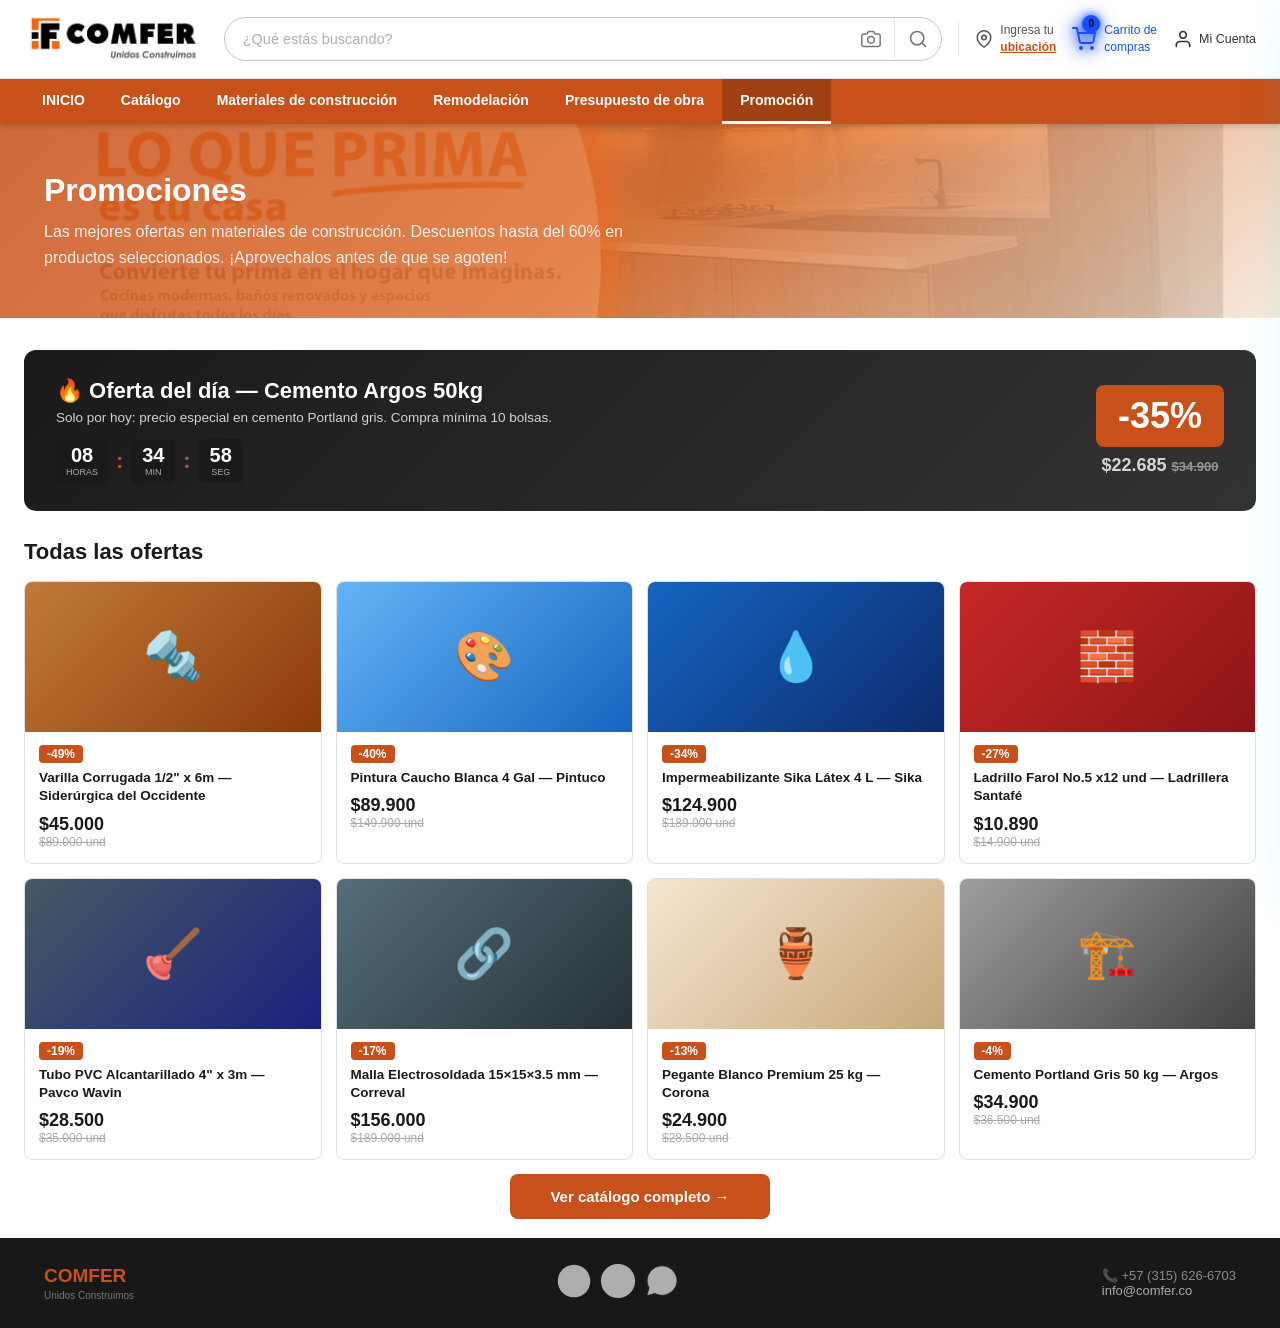
<file: promocion.html>
<!DOCTYPE html>
<html lang="es">
<head>
    <meta charset="UTF-8">
    <meta name="viewport" content="width=device-width, initial-scale=1.0">
    <title>Promociones - COMFER</title>
    <link rel="stylesheet" href="css/comfer.css">
    <style>
        .promo-banner {
            background:linear-gradient(135deg,#1a1a1a 0%,#333 100%);
            border-radius:12px; padding:28px 32px; color:#fff;
            display:flex; align-items:center; justify-content:space-between;
            gap:20px; flex-wrap:wrap; margin-bottom:28px;
        }
        .promo-banner h2 { font-size:22px; font-weight:900; margin-bottom:6px; }
        .promo-banner p  { font-size:13.5px; opacity:0.8; }
        .promo-badge-big {
            background:var(--cf-orange); color:#fff; font-size:36px; font-weight:900;
            padding:10px 22px; border-radius:8px; white-space:nowrap;
        }
        .promo-grid { display:grid; grid-template-columns:repeat(4,1fr); gap:14px; }
        .promo-card {
            background:#fff; border:1px solid #e0e0e0; border-radius:8px;
            overflow:hidden; transition:box-shadow 0.2s, transform 0.2s;
        }
        .promo-card:hover { box-shadow:0 6px 22px rgba(0,0,0,0.13); transform:translateY(-3px); }
        .promo-card-img {
            height:150px; display:flex; align-items:center;
            justify-content:center; font-size:48px;
        }
        .promo-card-body { padding:12px 14px 14px; }
        .promo-pct {
            display:inline-block; background:var(--cf-orange); color:#fff;
            font-size:12px; font-weight:900; padding:2px 8px; border-radius:4px; margin-bottom:6px;
        }
        .promo-nombre { font-size:13.5px; font-weight:600; color:#1a1a1a; line-height:1.35; margin-bottom:8px; }
        .promo-precio-act { font-size:18px; font-weight:700; color:#1a1a1a; }
        .promo-precio-ant { font-size:12px; color:#aaa; text-decoration:line-through; }
        .promo-timer { display:flex; gap:8px; align-items:center; }
        .promo-time-box {
            background:#1a1a1a; color:#fff; border-radius:5px;
            padding:6px 10px; text-align:center; min-width:44px;
        }
        .promo-time-num { font-size:20px; font-weight:700; display:block; line-height:1; }
        .promo-time-lbl { font-size:9px; color:#aaa; display:block; margin-top:2px; }
        .promo-time-sep { font-size:22px; font-weight:700; color:var(--cf-orange); }
    </style>
</head>
<body>
    <script src="js/nav.js"></script>

    <!-- HERO -->
    <div class="page-hero">
        <div class="page-hero-inner">
            <h1>Promociones</h1>
            <p>Las mejores ofertas en materiales de construcción. Descuentos hasta del 60% en productos seleccionados. ¡Aprovechalos antes de que se agoten!</p>
        </div>
    </div>

    <div class="page-content">

        <!-- Oferta del día con timer -->
        <div class="promo-banner">
            <div>
                <h2>🔥 Oferta del día — Cemento Argos 50kg</h2>
                <p>Solo por hoy: precio especial en cemento Portland gris. Compra mínima 10 bolsas.</p>
                <div class="promo-timer" style="margin-top:14px;" id="timer">
                    <div class="promo-time-box"><span class="promo-time-num" id="th">08</span><span class="promo-time-lbl">HORAS</span></div>
                    <span class="promo-time-sep">:</span>
                    <div class="promo-time-box"><span class="promo-time-num" id="tm">34</span><span class="promo-time-lbl">MIN</span></div>
                    <span class="promo-time-sep">:</span>
                    <div class="promo-time-box"><span class="promo-time-num" id="ts">59</span><span class="promo-time-lbl">SEG</span></div>
                </div>
            </div>
            <div style="text-align:center;">
                <div class="promo-badge-big">-35%</div>
                <p style="margin-top:8px;font-size:18px;font-weight:700;">$22.685 <s style="font-size:13px;opacity:0.6;">$34.900</s></p>
            </div>
        </div>

        <!-- Grid de promociones -->
        <p class="page-section-title" style="margin-bottom:16px;">Todas las ofertas</p>

        <div class="promo-grid">

            <div class="promo-card">
                <div class="promo-card-img" style="background:linear-gradient(135deg,#C17A3A,#8B3A0A)">🔩</div>
                <div class="promo-card-body">
                    <span class="promo-pct">-49%</span>
                    <p class="promo-nombre">Varilla Corrugada 1/2" x 6m — Siderúrgica del Occidente</p>
                    <p class="promo-precio-act">$45.000</p>
                    <p class="promo-precio-ant">$89.000 und</p>
                </div>
            </div>

            <div class="promo-card">
                <div class="promo-card-img" style="background:linear-gradient(135deg,#64B5F6,#1565C0)">🎨</div>
                <div class="promo-card-body">
                    <span class="promo-pct">-40%</span>
                    <p class="promo-nombre">Pintura Caucho Blanca 4 Gal — Pintuco</p>
                    <p class="promo-precio-act">$89.900</p>
                    <p class="promo-precio-ant">$149.900 und</p>
                </div>
            </div>

            <div class="promo-card">
                <div class="promo-card-img" style="background:linear-gradient(135deg,#1565C0,#0D2B6E)">💧</div>
                <div class="promo-card-body">
                    <span class="promo-pct">-34%</span>
                    <p class="promo-nombre">Impermeabilizante Sika Látex 4 L — Sika</p>
                    <p class="promo-precio-act">$124.900</p>
                    <p class="promo-precio-ant">$189.000 und</p>
                </div>
            </div>

            <div class="promo-card">
                <div class="promo-card-img" style="background:linear-gradient(135deg,#C62828,#8D1515)">🧱</div>
                <div class="promo-card-body">
                    <span class="promo-pct">-27%</span>
                    <p class="promo-nombre">Ladrillo Farol No.5 x12 und — Ladrillera Santafé</p>
                    <p class="promo-precio-act">$10.890</p>
                    <p class="promo-precio-ant">$14.900 und</p>
                </div>
            </div>

            <div class="promo-card">
                <div class="promo-card-img" style="background:linear-gradient(135deg,#455A64,#1A237E)">🪠</div>
                <div class="promo-card-body">
                    <span class="promo-pct">-19%</span>
                    <p class="promo-nombre">Tubo PVC Alcantarillado 4" x 3m — Pavco Wavin</p>
                    <p class="promo-precio-act">$28.500</p>
                    <p class="promo-precio-ant">$35.000 und</p>
                </div>
            </div>

            <div class="promo-card">
                <div class="promo-card-img" style="background:linear-gradient(135deg,#546E7A,#263238)">🔗</div>
                <div class="promo-card-body">
                    <span class="promo-pct">-17%</span>
                    <p class="promo-nombre">Malla Electrosoldada 15×15×3.5 mm — Correval</p>
                    <p class="promo-precio-act">$156.000</p>
                    <p class="promo-precio-ant">$189.000 und</p>
                </div>
            </div>

            <div class="promo-card">
                <div class="promo-card-img" style="background:linear-gradient(135deg,#F5E6D0,#C8A87A)">🏺</div>
                <div class="promo-card-body">
                    <span class="promo-pct">-13%</span>
                    <p class="promo-nombre">Pegante Blanco Premium 25 kg — Corona</p>
                    <p class="promo-precio-act">$24.900</p>
                    <p class="promo-precio-ant">$28.500 und</p>
                </div>
            </div>

            <div class="promo-card">
                <div class="promo-card-img" style="background:linear-gradient(135deg,#9E9E9E,#424242)">🏗️</div>
                <div class="promo-card-body">
                    <span class="promo-pct">-4%</span>
                    <p class="promo-nombre">Cemento Portland Gris 50 kg — Argos</p>
                    <p class="promo-precio-act">$34.900</p>
                    <p class="promo-precio-ant">$36.500 und</p>
                </div>
            </div>

        </div>

        <div style="text-align:center;margin-top:28px;">
            <a href="catalogo.html" style="background:var(--cf-orange);color:#fff;padding:14px 40px;border-radius:8px;font-size:15px;font-weight:700;text-decoration:none;">
                Ver catálogo completo →
            </a>
        </div>

    </div>

    <footer class="cf-footer">
        <div class="cf-footer-inner">
            <div class="cf-footer-logo">
                <span class="cf-footer-name">COMFER</span>
                <span class="cf-footer-tagline">Unidos Construimos</span>
            </div>
            <div class="cf-footer-redes">
                <a href="https://www.facebook.com" target="_blank"><img src="img/iconofacebook.png" alt="Facebook"></a>
                <a href="https://www.instagram.com" target="_blank"><img src="img/iconoinstagram.png" alt="Instagram"></a>
                <a href="https://wa.me/3156266703" target="_blank"><img src="img/iconowhatsapp.png" alt="WhatsApp"></a>
            </div>
            <div class="cf-footer-contact">
                <p>&#128222; +57 (315) 626-6703</p>
                <p><a href="mailto:info@comfer.co">info@comfer.co</a></p>
            </div>
        </div>
    </footer>

    <script>
        /* Countdown timer */
        var end = new Date();
        end.setHours(end.getHours() + 8, end.getMinutes() + 34, end.getSeconds() + 59);

        function tick() {
            var now  = new Date();
            var diff = Math.max(0, Math.floor((end - now) / 1000));
            var h = Math.floor(diff / 3600);
            var m = Math.floor((diff % 3600) / 60);
            var s = diff % 60;
            document.getElementById('th').textContent = String(h).padStart(2,'0');
            document.getElementById('tm').textContent = String(m).padStart(2,'0');
            document.getElementById('ts').textContent = String(s).padStart(2,'0');
            if (diff > 0) setTimeout(tick, 1000);
        }
        tick();
    </script>
    <script src="js/cart.js"></script>
</body>
</html>
</file>
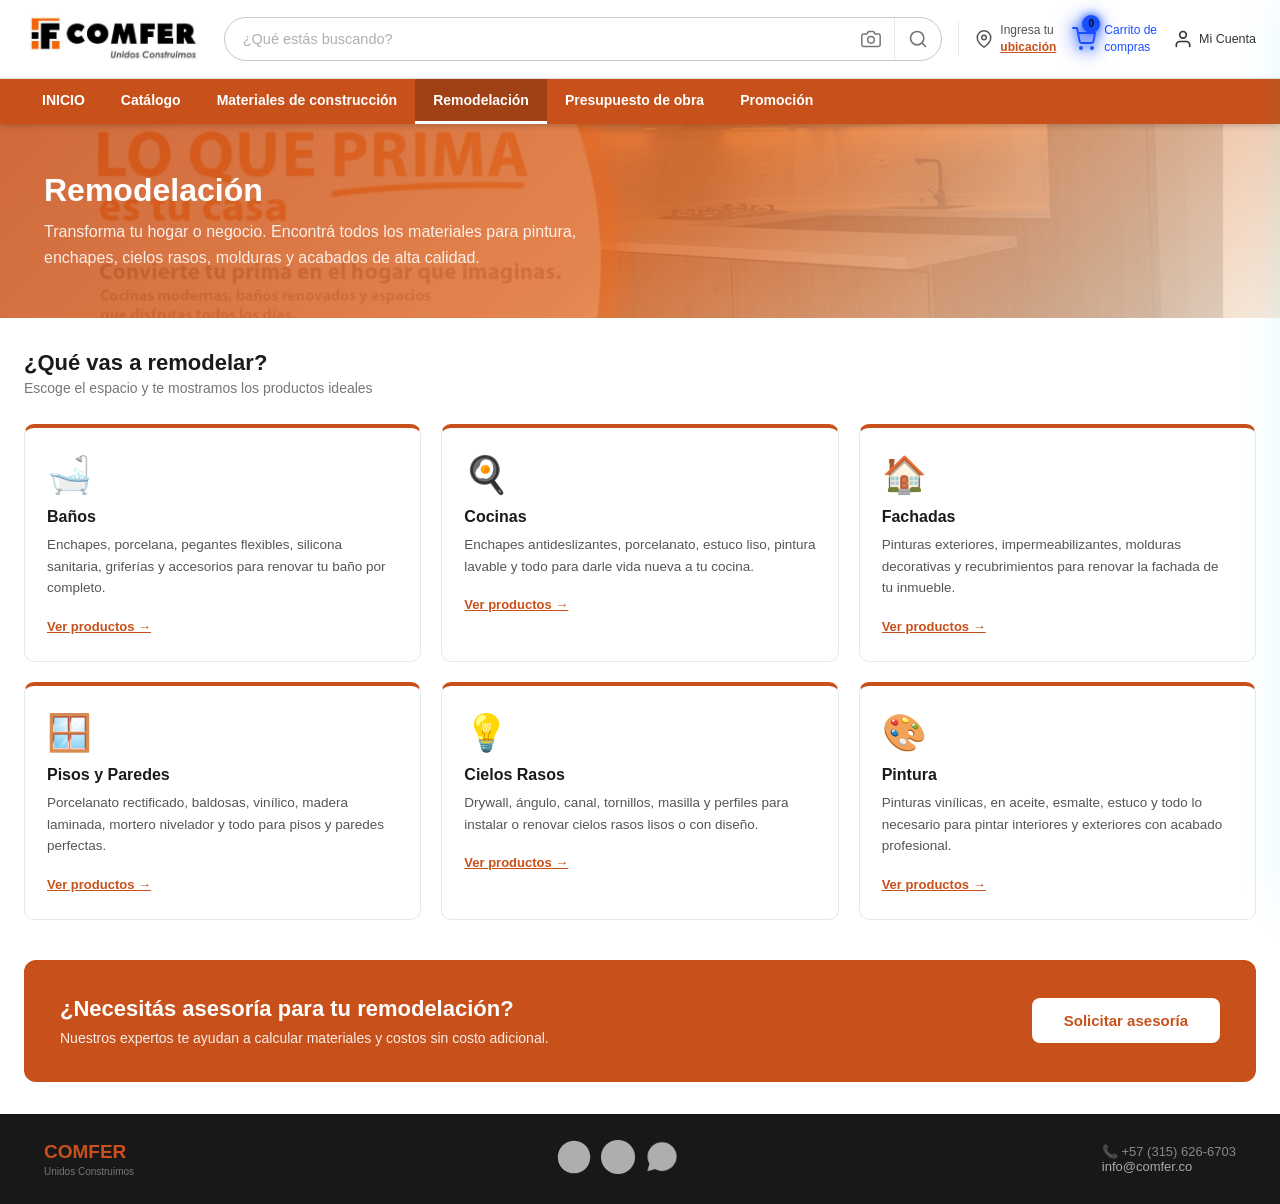
<file: remodelacion.html>
<!DOCTYPE html>
<html lang="es">
<head>
    <meta charset="UTF-8">
    <meta name="viewport" content="width=device-width, initial-scale=1.0">
    <title>Remodelación - COMFER</title>
    <link rel="stylesheet" href="css/comfer.css">
</head>
<body>
    <script src="js/nav.js"></script>

    <!-- HERO -->
    <div class="page-hero">
        <div class="page-hero-inner">
            <h1>Remodelación</h1>
            <p>Transforma tu hogar o negocio. Encontrá todos los materiales para pintura, enchapes, cielos rasos, molduras y acabados de alta calidad.</p>
        </div>
    </div>

    <!-- CONTENIDO -->
    <div class="page-content">

        <p class="page-section-title">¿Qué vas a remodelar?</p>
        <p class="page-section-sub">Escoge el espacio y te mostramos los productos ideales</p>

        <div class="page-grid-3">

            <div class="page-card">
                <div class="page-card-icon">🛁</div>
                <h3>Baños</h3>
                <p>Enchapes, porcelana, pegantes flexibles, silicona sanitaria, griferías y accesorios para renovar tu baño por completo.</p>
                <br>
                <a href="catalogo.html?q=baño" style="color:var(--cf-orange);font-weight:700;font-size:13px;">Ver productos →</a>
            </div>

            <div class="page-card">
                <div class="page-card-icon">🍳</div>
                <h3>Cocinas</h3>
                <p>Enchapes antideslizantes, porcelanato, estuco liso, pintura lavable y todo para darle vida nueva a tu cocina.</p>
                <br>
                <a href="catalogo.html?q=cocina" style="color:var(--cf-orange);font-weight:700;font-size:13px;">Ver productos →</a>
            </div>

            <div class="page-card">
                <div class="page-card-icon">🏠</div>
                <h3>Fachadas</h3>
                <p>Pinturas exteriores, impermeabilizantes, molduras decorativas y recubrimientos para renovar la fachada de tu inmueble.</p>
                <br>
                <a href="catalogo.html?q=fachada" style="color:var(--cf-orange);font-weight:700;font-size:13px;">Ver productos →</a>
            </div>

            <div class="page-card">
                <div class="page-card-icon">🪟</div>
                <h3>Pisos y Paredes</h3>
                <p>Porcelanato rectificado, baldosas, vinílico, madera laminada, mortero nivelador y todo para pisos y paredes perfectas.</p>
                <br>
                <a href="catalogo.html?q=piso" style="color:var(--cf-orange);font-weight:700;font-size:13px;">Ver productos →</a>
            </div>

            <div class="page-card">
                <div class="page-card-icon">💡</div>
                <h3>Cielos Rasos</h3>
                <p>Drywall, ángulo, canal, tornillos, masilla y perfiles para instalar o renovar cielos rasos lisos o con diseño.</p>
                <br>
                <a href="catalogo.html?q=drywall" style="color:var(--cf-orange);font-weight:700;font-size:13px;">Ver productos →</a>
            </div>

            <div class="page-card">
                <div class="page-card-icon">🎨</div>
                <h3>Pintura</h3>
                <p>Pinturas vinílicas, en aceite, esmalte, estuco y todo lo necesario para pintar interiores y exteriores con acabado profesional.</p>
                <br>
                <a href="catalogo.html?q=pintura" style="color:var(--cf-orange);font-weight:700;font-size:13px;">Ver productos →</a>
            </div>

        </div>

        <!-- CTA asesoría -->
        <div style="background:var(--cf-orange);border-radius:12px;padding:36px;margin-top:40px;color:#fff;display:flex;align-items:center;justify-content:space-between;flex-wrap:wrap;gap:20px;">
            <div>
                <h2 style="font-size:22px;font-weight:900;margin-bottom:8px;">¿Necesitás asesoría para tu remodelación?</h2>
                <p style="font-size:14px;opacity:0.9;">Nuestros expertos te ayudan a calcular materiales y costos sin costo adicional.</p>
            </div>
            <a href="presupuesto.html" style="background:#fff;color:var(--cf-orange);padding:14px 32px;border-radius:8px;font-weight:800;font-size:15px;text-decoration:none;white-space:nowrap;">
                Solicitar asesoría
            </a>
        </div>

    </div>

    <footer class="cf-footer">
        <div class="cf-footer-inner">
            <div class="cf-footer-logo">
                <span class="cf-footer-name">COMFER</span>
                <span class="cf-footer-tagline">Unidos Construimos</span>
            </div>
            <div class="cf-footer-redes">
                <a href="https://www.facebook.com" target="_blank"><img src="img/iconofacebook.png" alt="Facebook"></a>
                <a href="https://www.instagram.com" target="_blank"><img src="img/iconoinstagram.png" alt="Instagram"></a>
                <a href="https://wa.me/3156266703" target="_blank"><img src="img/iconowhatsapp.png" alt="WhatsApp"></a>
            </div>
            <div class="cf-footer-contact">
                <p>&#128222; +57 (315) 626-6703</p>
                <p><a href="mailto:info@comfer.co">info@comfer.co</a></p>
            </div>
        </div>
    </footer>
    <script src="js/cart.js"></script>
</body>
</html>
</file>
<file: css/comfer.css>
/* ===== RESET ===== */
*, *::before, *::after { box-sizing: border-box; margin: 0; padding: 0; }

body { font-family: Arial, sans-serif; background: #fff; color: #1a1a1a; }

/* ===== VARIABLES ===== */
:root {
    --cf-orange: #C8501A;
    --cf-orange-light: #fff3ee;
    --cf-orange-hover: #a63e14;
    --cf-border: #e8e8e8;
}

/* ===== PANTALLA DE BIENVENIDA ===== */
.cf-bienvenida-overlay {
    position: fixed;
    inset: 0;
    background: rgba(0, 0, 0, 0.72);
    display: flex;
    align-items: center;
    justify-content: center;
    z-index: 9999;
    padding: 20px;
    transition: opacity 0.4s ease;
}

.cf-bienvenida-overlay.cf-bienvenida-oculto {
    opacity: 0;
    pointer-events: none;
}

.cf-bienvenida-card {
    background: #fff;
    border-radius: 12px;
    padding: 48px 40px 40px;
    max-width: 460px;
    width: 100%;
    text-align: center;
    box-shadow: 0 20px 60px rgba(0,0,0,0.35);
    display: flex;
    flex-direction: column;
    align-items: center;
    gap: 16px;
}

.cf-bienvenida-logo {
    width: 100px;
    height: 100px;
    object-fit: contain;
    border-radius: 8px;
}

.cf-bienvenida-titulo {
    font-size: 1.7rem;
    font-weight: 800;
    color: #1a1a1a;
    line-height: 1.2;
}

.cf-bienvenida-subtitulo {
    font-size: 1rem;
    color: var(--cf-orange);
    font-weight: 700;
    text-transform: uppercase;
    letter-spacing: 1px;
}

.cf-bienvenida-texto {
    font-size: 0.95rem;
    color: #555;
    line-height: 1.6;
    max-width: 340px;
}

.cf-bienvenida-btn {
    margin-top: 8px;
    background: var(--cf-orange);
    color: #fff;
    border: none;
    border-radius: 8px;
    padding: 14px 36px;
    font-size: 1rem;
    font-weight: 700;
    cursor: pointer;
    letter-spacing: 0.5px;
    transition: background 0.2s ease, transform 0.1s ease;
    width: 100%;
    max-width: 280px;
}

.cf-bienvenida-btn:hover {
    background: var(--cf-orange-hover);
}

.cf-bienvenida-btn:active {
    transform: scale(0.97);
}

/* ===== NAVBAR ===== */
.cf-navbar {
    background: #fff;
    border-bottom: 1px solid var(--cf-border);
    position: sticky;
    top: 0;
    z-index: 1000;
    box-shadow: 0 2px 10px rgba(0,0,0,0.07);
}

.cf-navbar-inner {
    display: flex;
    align-items: center;
    padding: 0 28px;
    height: 70px;
    gap: 28px;
    max-width: 1400px;
    margin: 0 auto;
}

/* LOGO */
.cf-logo {
    display: flex;
    align-items: center;
    gap: 10px;
    text-decoration: none;
    flex-shrink: 0;
}

.cf-logo-icon {
    width: 46px;
    height: 46px;
    background: #111;
    border-radius: 4px;
    display: grid;
    grid-template-columns: 1fr 2px 1fr;
    grid-template-rows: 1fr 2px 1fr;
    overflow: hidden;
    position: relative;
}

.cf-logo-icon::before,
.cf-logo-icon::after {
    content: '';
    position: absolute;
    background: var(--cf-orange);
}
.cf-logo-icon::before {
    width: 2px; height: 100%; left: 33%;
}
.cf-logo-icon::after {
    height: 2px; width: 100%; top: 33%;
}

.cf-logo-f {
    position: absolute;
    inset: 0;
    display: flex;
    align-items: center;
    justify-content: center;
    font-size: 24px;
    font-weight: 900;
    color: var(--cf-orange);
    font-family: "Arial Black", Arial, sans-serif;
    z-index: 1;
    letter-spacing: -1px;
}

.cf-logo-text {
    display: flex;
    flex-direction: column;
    line-height: 1.1;
}

.cf-logo-name {
    font-size: 20px;
    font-weight: 900;
    color: var(--cf-orange);
    font-family: "Arial Black", Arial, sans-serif;
    letter-spacing: 1px;
}

.cf-logo-tagline {
    font-size: 10px;
    color: #999;
    letter-spacing: 0.3px;
    margin-top: 2px;
}

/* NAV MENU */
.cf-nav { flex: 1; }

.cf-menu {
    list-style: none;
    display: flex;
    align-items: center;
    gap: 2px;
}

.cf-menu > li { position: relative; }

.cf-menu > li > a {
    display: flex;
    align-items: center;
    gap: 5px;
    padding: 8px 13px;
    color: var(--cf-orange);
    font-size: 14.5px;
    font-weight: 700;
    text-decoration: none;
    border-radius: 5px;
    transition: background 0.18s;
    white-space: nowrap;
}

.cf-menu > li > a:hover,
.cf-has-dd:hover > a {
    background: var(--cf-orange-light);
}

.cf-caret { font-size: 10px; opacity: 0.75; }

.cf-plus-btn {
    font-size: 22px !important;
    font-weight: 300 !important;
    padding: 4px 10px !important;
}

/* MEGA DROPDOWN */
.cf-dropdown {
    display: none;
    position: absolute;
    top: calc(100% + 1px);
    left: 0;
    background: #fff;
    box-shadow: 0 12px 40px rgba(0,0,0,0.13);
    z-index: 600;
    border-top: 3px solid var(--cf-orange);
    animation: cf-drop 0.16s ease;
}

.cf-has-dd:hover .cf-dropdown { display: flex; }

.cf-dd-mega {
    padding: 30px 36px;
    gap: 40px;
    min-width: 750px;
}

.cf-dd-sm {
    flex-direction: column;
    min-width: 200px;
    padding: 8px 0;
}

.cf-dd-sm a {
    display: block;
    padding: 9px 20px;
    color: var(--cf-orange);
    font-size: 14px;
    text-decoration: none;
    font-weight: 500;
    transition: background 0.15s;
}
.cf-dd-sm a:hover { background: var(--cf-orange-light); }

.cf-dd-col { flex: 1; }

.cf-dd-titulo {
    font-size: 13.5px;
    font-weight: 900;
    color: #111;
    letter-spacing: 0.5px;
    padding-bottom: 10px;
    border-bottom: 2px solid var(--cf-orange);
    margin-bottom: 14px;
    font-family: "Arial Black", Arial, sans-serif;
    text-transform: uppercase;
}

.cf-dd-col ul { list-style: none; }

.cf-dd-col ul li { margin-bottom: 1px; }

.cf-dd-col ul li a {
    display: block;
    padding: 7px 2px;
    color: var(--cf-orange);
    text-decoration: none;
    font-size: 14px;
    transition: padding-left 0.15s, color 0.15s;
}

.cf-dd-col ul li a:hover {
    padding-left: 8px;
    color: var(--cf-orange-hover);
}

@keyframes cf-drop {
    from { opacity: 0; transform: translateY(-8px); }
    to   { opacity: 1; transform: translateY(0); }
}

/* ACCIONES */
.cf-actions {
    display: flex;
    align-items: center;
    gap: 10px;
    flex-shrink: 0;
}

.cf-btn-search {
    background: none;
    border: none;
    cursor: pointer;
    color: #555;
    padding: 8px;
    border-radius: 50%;
    display: flex;
    align-items: center;
    transition: background 0.18s;
}
.cf-btn-search:hover { background: #f2f2f2; }

.cf-phone {
    display: flex;
    align-items: center;
    gap: 6px;
    color: #333;
    font-size: 13.5px;
    font-weight: 600;
    text-decoration: none;
    white-space: nowrap;
}
.cf-phone:hover { color: var(--cf-orange); }

.cf-btn-login {
    border: 1.5px solid var(--cf-orange);
    color: var(--cf-orange);
    background: none;
    padding: 7px 20px;
    border-radius: 20px;
    font-size: 13.5px;
    font-weight: 700;
    text-decoration: none;
    transition: background 0.18s, color 0.18s;
    white-space: nowrap;
}
.cf-btn-login:hover { background: var(--cf-orange); color: #fff; }

/* ===== BANNER CATEGORÍAS (visible en main) ===== */
.cf-categorias-section {
    background: #fff;
    border-bottom: 1px solid var(--cf-border);
    padding: 36px 44px;
}

.cf-categorias-header {
    display: flex;
    align-items: center;
    gap: 10px;
    margin-bottom: 28px;
}

.cf-categorias-header h2 {
    font-size: 15px;
    color: #888;
    font-weight: 600;
    letter-spacing: 1px;
    text-transform: uppercase;
}

.cf-categorias-grid {
    display: grid;
    grid-template-columns: repeat(4, 1fr);
    gap: 0;
    border-left: 1px solid var(--cf-border);
}

.cf-cat-col {
    padding: 0 36px 0 28px;
    border-right: 1px solid var(--cf-border);
}

.cf-cat-titulo {
    font-size: 14px;
    font-weight: 900;
    color: #1a1a1a;
    letter-spacing: 0.4px;
    padding-bottom: 12px;
    border-bottom: 2px solid var(--cf-orange);
    margin-bottom: 16px;
    font-family: "Arial Black", Arial, sans-serif;
}

.cf-cat-col ul { list-style: none; }

.cf-cat-col ul li { margin-bottom: 2px; }

.cf-cat-col ul li a {
    display: block;
    padding: 8px 0;
    color: var(--cf-orange);
    text-decoration: none;
    font-size: 14px;
    transition: padding-left 0.15s;
}

.cf-cat-col ul li a:hover {
    padding-left: 8px;
    color: var(--cf-orange-hover);
}

/* ===== CARDS SECTION ===== */
.cf-cards-section {
    padding: 48px 44px 32px;
    background: #f7f5f3;
}

.cf-section-label {
    font-size: 12px;
    color: #999;
    letter-spacing: 1.5px;
    text-transform: uppercase;
    font-weight: 600;
    margin-bottom: 22px;
}

.cf-cards-grid {
    display: grid;
    grid-template-columns: repeat(4, 1fr);
    gap: 22px;
    max-width: 1200px;
}

/* ===== CARD HOME ===== */
.card_home {
    background: #fff;
    border-radius: 14px;
    overflow: hidden;
    border: 2px solid #e4ddd6;
    box-shadow: 0 3px 14px rgba(0,0,0,0.07);
    transition: transform 0.28s, box-shadow 0.28s, border-color 0.28s;
}

.card_home:hover {
    transform: translateY(-7px);
    box-shadow: 0 12px 32px rgba(200,80,26,0.16);
    border-color: var(--cf-orange);
}

.card-imagen {
    width: 100%;
    height: 200px;
    background: linear-gradient(135deg, #f5ede4 0%, #e8d8c8 100%);
    display: flex;
    align-items: center;
    justify-content: center;
    overflow: hidden;
}

.card-imagen img {
    width: 100%;
    height: 100%;
    object-fit: cover;
    display: block;
    transition: transform 0.25s, opacity 0.25s;
}

.card-img-trigger { cursor: pointer; }

.card-img-trigger:hover img {
    opacity: 0.88;
    transform: scale(1.03);
}

/* menu-btn */
.menu-btn {
    width: 100%;
    background: #faf7f5;
    border: none;
    border-top: 1px solid #ede5de;
    padding: 13px 14px;
    text-align: left;
    cursor: pointer;
    display: flex;
    justify-content: space-between;
    align-items: center;
    gap: 6px;
    font-size: 11.5px;
    font-weight: 700;
    color: #1a1a1a;
    letter-spacing: 1.2px;
    transition: background 0.18s;
    font-family: Arial, sans-serif;
}

.menu-btn:hover { background: #f0e8e0; }

.menu-btn[aria-expanded="true"] {
    background: #ffe5d4;
    color: var(--cf-orange);
}

.arrow {
    font-size: 11px;
    flex-shrink: 0;
    color: var(--cf-orange);
    transition: transform 0.25s ease;
    display: inline-block;
}

.menu-btn[aria-expanded="true"] .arrow { transform: rotate(90deg); }

/* sidebar-submenu */
.sidebar-submenu {
    display: none;
    list-style: none;
    background: #fff;
    border-top: 1px solid #f0e4da;
}

.sidebar-submenu.abierto {
    display: block;
    animation: cf-drop 0.2s ease;
}

.sidebar-submenu li { border-bottom: 1px solid #faf0e8; }

.sidebar-submenu li a {
    display: block;
    padding: 9px 14px 9px 26px;
    font-size: 13px;
    color: var(--cf-orange);
    text-decoration: none;
    transition: background 0.15s;
    position: relative;
}

.sidebar-submenu li a::before {
    content: "›";
    position: absolute;
    left: 14px;
    color: var(--cf-orange);
    font-weight: bold;
}

.sidebar-submenu li a:hover { background: var(--cf-orange-light); }

.submenu-categoria {
    padding: 7px 14px 5px;
    font-size: 10.5px;
    font-weight: 700;
    color: #999;
    text-transform: uppercase;
    letter-spacing: 1.5px;
    background: #faf6f3;
    border-bottom: 1px solid #f0e4da;
}

.item-precio { border-bottom: 1px solid #faf0e8; }

.item-precio-fila {
    display: flex;
    justify-content: space-between;
    align-items: center;
    padding: 9px 14px 3px;
}

.item-nombre { font-size: 13px; color: #1a1a1a; font-weight: 700; }

.item-valor {
    font-size: 12px;
    color: var(--cf-orange);
    font-weight: 700;
    background: var(--cf-orange-light);
    border-radius: 5px;
    padding: 2px 8px;
}

.file-option {
    display: flex;
    align-items: center;
    gap: 8px;
    padding: 10px 14px 10px 22px;
    cursor: pointer;
    transition: background 0.15s;
    border-bottom: 1px solid #faf0e8;
}

.file-option:hover { background: var(--cf-orange-light); }

.file-option input[type="file"] { display: none; }

.file-option-text {
    font-size: 12.5px;
    color: var(--cf-orange);
    font-weight: 700;
    flex: 1;
}

.file-name {
    font-size: 11px;
    color: var(--cf-orange-hover);
    font-style: italic;
    white-space: nowrap;
    overflow: hidden;
    text-overflow: ellipsis;
    max-width: 130px;
}

/* ===== REGISTRO ARCHIVOS ===== */
.seccion_registro {
    padding: 28px 44px;
    background: #faf6f3;
    border-top: 2px solid #ecdfd5;
}

.registro-titulo {
    font-size: 20px;
    color: var(--cf-orange);
    margin-bottom: 18px;
}

.lista-archivos { display: flex; flex-direction: column; gap: 11px; }

.archivo-entrada {
    display: flex;
    align-items: center;
    gap: 14px;
    background: #fff;
    border: 1px solid #ecdfd5;
    border-left: 4px solid var(--cf-orange);
    border-radius: 10px;
    padding: 12px 14px;
    box-shadow: 0 2px 8px rgba(0,0,0,0.05);
    animation: cf-drop 0.22s ease;
}

.archivo-preview-img {
    width: 68px; height: 68px;
    object-fit: cover;
    border-radius: 7px;
    border: 2px solid #ecdfd5;
    flex-shrink: 0;
}

.archivo-icono-doc {
    font-size: 38px;
    width: 68px; height: 68px;
    display: flex; align-items: center; justify-content: center;
    background: var(--cf-orange-light);
    border-radius: 7px;
    flex-shrink: 0;
}

.archivo-datos { flex: 1; min-width: 0; }

.archivo-nombre {
    font-size: 14px; font-weight: 700; color: #1a1a1a;
    white-space: nowrap; overflow: hidden; text-overflow: ellipsis;
    margin-bottom: 3px;
}

.archivo-meta { font-size: 12px; color: #555; margin-bottom: 3px; }
.archivo-fecha { font-size: 11px; color: #888; }

.btn-quitar {
    background: none;
    border: 2px solid #ffbcbc;
    color: #c62828;
    border-radius: 50%;
    width: 30px; height: 30px;
    font-size: 13px;
    cursor: pointer;
    flex-shrink: 0;
    display: flex; align-items: center; justify-content: center;
    transition: background 0.18s;
}
.btn-quitar:hover { background: #ffebee; }

/* ===== HERO / SERVICIOS BAR ===== */
.cf-hero-section {
    background: #fff;
    display: flex;
    flex-direction: column;
}

.cf-servicios-bar {
    display: inline-flex;
    align-items: center;
    background: #fff;
    padding: 14px 30px;
    margin: 20px 44px;
    border: 1px solid var(--cf-border);
    border-radius: 8px;
    box-shadow: 0 2px 10px rgba(0,0,0,0.07);
    gap: 0;
    width: fit-content;
}

.cf-srv-item {
    display: flex;
    align-items: center;
    gap: 8px;
    padding: 4px 24px;
    font-size: 14px;
    font-weight: 700;
    color: var(--cf-orange);
}

.cf-srv-item svg { flex-shrink: 0; }

.cf-srv-sep { color: #d0d0d0; font-size: 22px; }

.cf-hero-bg {
    min-height: 240px;
    background: linear-gradient(115deg, var(--cf-orange) 0%, #e07030 35%, #e8caa8 65%, #d4b898 100%);
    position: relative;
    overflow: hidden;
    display: flex;
    align-items: flex-end;
    padding: 36px 44px;
}

.cf-hero-img {
    position: absolute;
    inset: 0;
    object-fit: cover;
    width: 100%;
    height: 100%;
    opacity: 0.22;
    mix-blend-mode: multiply;
}

.cf-hero-content { position: relative; z-index: 1; }

.cf-cotiza-btn {
    display: inline-block;
    background: var(--cf-orange);
    color: #fff;
    padding: 15px 52px;
    border-radius: 6px;
    font-size: 17px;
    font-weight: 900;
    letter-spacing: 2.5px;
    text-decoration: none;
    box-shadow: 0 4px 18px rgba(0,0,0,0.25);
    transition: background 0.18s, transform 0.18s;
    font-family: "Arial Black", Arial, sans-serif;
    border: none;
    cursor: pointer;
}

.cf-cotiza-btn:hover {
    background: var(--cf-orange-hover);
    transform: scale(1.03);
}

/* ===== FOOTER ===== */
.cf-footer {
    background: #181818;
    color: #fff;
    padding: 26px 44px;
}

.cf-footer-inner {
    display: flex;
    align-items: center;
    justify-content: space-between;
    flex-wrap: wrap;
    gap: 20px;
    max-width: 1200px;
    margin: 0 auto;
}

.cf-footer-logo { display: flex; flex-direction: column; }

.cf-footer-name {
    font-size: 19px;
    font-weight: 900;
    color: var(--cf-orange);
    font-family: "Arial Black", Arial, sans-serif;
}

.cf-footer-tagline { font-size: 10px; color: #777; margin-top: 3px; }

.cf-footer-redes { display: flex; gap: 10px; align-items: center; }

.cf-footer-redes a img {
    width: 34px;
    filter: brightness(0) invert(1);
    opacity: 0.65;
    transition: opacity 0.18s, transform 0.18s;
}

.cf-footer-redes a img:hover { opacity: 1; transform: scale(1.12); }

.cf-footer-contact { font-size: 13px; color: #888; }

.cf-footer-contact a { color: #aaa; text-decoration: none; }
.cf-footer-contact a:hover { color: var(--cf-orange); }

/* ====================================================
   TOPBAR (nueva barra superior con logo / búsqueda / carrito)
   ==================================================== */
.cf-topbar {
    background: #fff;
    border-bottom: 1px solid #e8e8e8;
    padding: 10px 0;
}

.cf-topbar-inner {
    display: flex;
    align-items: center;
    gap: 16px;
    max-width: 1400px;
    margin: 0 auto;
    padding: 0 24px;
}

.cf-logo-link { flex-shrink: 0; display: flex; align-items: center; }

.cf-topbar-logo { height: 58px; width: auto; object-fit: contain; }

/* Barra de búsqueda superior */
.cf-topsearch {
    flex: 1;
    display: flex;
    align-items: center;
    border: 1.5px solid #c8c8c8;
    border-radius: 26px;
    height: 44px;
    overflow: hidden;
    background: #fff;
    transition: border-color 0.18s, box-shadow 0.18s;
    min-width: 0;
}

.cf-topsearch:focus-within {
    border-color: #999;
    box-shadow: 0 2px 12px rgba(0,0,0,0.1);
}

.cf-ts-input {
    flex: 1;
    border: none;
    outline: none;
    font-size: 14.5px;
    color: #333;
    padding: 0 18px;
    background: transparent;
    min-width: 0;
}

.cf-ts-input::placeholder { color: #b0b0b0; }

.cf-ts-cam, .cf-ts-btn {
    background: none;
    border: none;
    cursor: pointer;
    padding: 0 13px;
    color: #777;
    display: flex;
    align-items: center;
    height: 100%;
    transition: color 0.15s;
    flex-shrink: 0;
}

.cf-ts-cam:hover { color: #333; }
.cf-ts-btn { border-left: 1px solid #e8e8e8; }
.cf-ts-btn:hover { color: var(--cf-orange); }

/* Ubicación */
.cf-nav-location {
    display: flex;
    align-items: center;
    gap: 7px;
    text-decoration: none;
    color: #555;
    font-size: 12px;
    line-height: 1.4;
    flex-shrink: 0;
    border-left: 1px solid #e8e8e8;
    padding-left: 16px;
    white-space: nowrap;
}

.cf-nav-location strong { color: var(--cf-orange); text-decoration: underline; }
.cf-nav-location:hover { color: var(--cf-orange); }

/* Carrito */
.cf-nav-cart {
    display: flex;
    align-items: center;
    gap: 8px;
    text-decoration: none;
    color: #333;
    font-size: 12px;
    line-height: 1.4;
    flex-shrink: 0;
    position: relative;
}

.cf-cart-count {
    position: absolute;
    top: -7px;
    left: 10px;
    background: var(--cf-orange);
    color: #fff;
    font-size: 10px;
    font-weight: 700;
    min-width: 18px;
    height: 18px;
    border-radius: 9px;
    display: flex;
    align-items: center;
    justify-content: center;
    padding: 0 4px;
}

.cf-nav-cart:hover { color: var(--cf-orange); }

/* Cuenta */
.cf-nav-account {
    display: flex;
    align-items: center;
    gap: 6px;
    text-decoration: none;
    color: #333;
    font-size: 12.5px;
    flex-shrink: 0;
    white-space: nowrap;
}

.cf-nav-account:hover { color: var(--cf-orange); }

/* ====================================================
   NAV NARANJA
   ==================================================== */
.cf-orange-nav {
    background: var(--cf-orange);
    position: sticky;
    top: 0;
    z-index: 900;
    box-shadow: 0 2px 6px rgba(0,0,0,0.18);
}

.cf-orange-nav-inner {
    display: flex;
    align-items: stretch;
    max-width: 1400px;
    margin: 0 auto;
    padding: 0 24px;
    overflow-x: auto;
    scrollbar-width: none;
}

.cf-orange-nav-inner::-webkit-scrollbar { display: none; }

.cf-onav-item {
    color: #fff;
    text-decoration: none;
    padding: 13px 18px;
    font-size: 14px;
    font-weight: 700;
    white-space: nowrap;
    transition: background 0.15s;
    display: flex;
    align-items: center;
    border-bottom: 3px solid transparent;
}

.cf-onav-item:hover { background: rgba(0,0,0,0.15); }
.cf-onav-item.cf-active { background: rgba(0,0,0,0.2); border-bottom-color: #fff; }

/* ====================================================
   PÁGINA CATÁLOGO
   ==================================================== */
.cat-page { background: #f2f2f2; min-height: 80vh; }

.cat-layout {
    display: flex;
    gap: 0;
    max-width: 1400px;
    margin: 0 auto;
    padding: 16px;
    align-items: flex-start;
}

/* Sidebar */
.cat-sidebar {
    width: 215px;
    flex-shrink: 0;
    background: #fff;
    border: 1px solid #e0e0e0;
    border-radius: 8px;
    overflow: hidden;
    margin-right: 14px;
    position: sticky;
    top: 52px;
}

.cat-sidebar-title {
    padding: 14px 16px 8px;
    font-size: 11px;
    color: #888;
    letter-spacing: 1px;
    text-transform: uppercase;
    font-weight: 700;
    border-bottom: 1px solid #f0f0f0;
}

.cat-filter { border-bottom: 1px solid #f0f0f0; }

.cat-filter-head {
    display: flex;
    justify-content: space-between;
    align-items: center;
    padding: 13px 16px;
    cursor: pointer;
    background: none;
    border: none;
    width: 100%;
    font-size: 13.5px;
    font-weight: 700;
    color: #1a1a1a;
    transition: background 0.15s;
}

.cat-filter-head:hover { background: #fafafa; }

.cat-filter-head svg { flex-shrink: 0; color: #555; transition: transform 0.2s; }
.cat-filter-head.open svg { transform: rotate(180deg); }

.cat-filter-body { padding: 4px 16px 14px; }
.cat-filter-body.hidden { display: none; }

.cat-chk {
    display: flex;
    align-items: center;
    gap: 8px;
    padding: 5px 0;
    font-size: 12.5px;
    color: #333;
    cursor: pointer;
}

.cat-chk input[type="checkbox"] {
    width: 14px; height: 14px;
    accent-color: var(--cf-orange);
    cursor: pointer;
    flex-shrink: 0;
}

.cat-chk-count { margin-left: auto; font-size: 11px; color: #aaa; }

.cat-ver-mas {
    color: var(--cf-orange);
    font-size: 12.5px;
    font-weight: 700;
    cursor: pointer;
    background: none;
    border: none;
    padding: 6px 0;
    display: block;
}

.cat-ver-mas:hover { text-decoration: underline; }

.cat-price-range-label {
    display: flex;
    justify-content: space-between;
    font-size: 12px;
    color: #444;
    margin-bottom: 6px;
}

.cat-range {
    width: 100%;
    accent-color: var(--cf-orange);
}

/* Catálogo main */
.cat-main { flex: 1; min-width: 0; }

.cat-header {
    background: #fff;
    border: 1px solid #e0e0e0;
    border-radius: 8px;
    padding: 14px 18px;
    margin-bottom: 12px;
    display: flex;
    align-items: center;
    justify-content: space-between;
    gap: 12px;
    flex-wrap: wrap;
}

.cat-header h1 { font-size: 17px; color: #1a1a1a; font-weight: 700; }
.cat-count { font-size: 12.5px; color: #777; }

.cat-sort {
    border: 1px solid #ccc;
    border-radius: 5px;
    padding: 7px 12px;
    font-size: 13px;
    color: #333;
    outline: none;
    cursor: pointer;
    background: #fff;
}

/* ====================================================
   TARJETAS DE PRODUCTO
   ==================================================== */
.prod-grid {
    display: grid;
    grid-template-columns: repeat(4, 1fr);
    gap: 10px;
}

.prod-card {
    background: #fff;
    border: 1px solid #e0e0e0;
    border-radius: 7px;
    overflow: hidden;
    display: flex;
    flex-direction: column;
    transition: box-shadow 0.2s, transform 0.2s;
}

.prod-card:hover {
    box-shadow: 0 6px 22px rgba(0,0,0,0.13);
    transform: translateY(-2px);
}

.prod-card-top {
    display: flex;
    justify-content: space-between;
    align-items: flex-start;
    padding: 8px 10px 0;
}

.prod-compare {
    display: flex;
    align-items: center;
    gap: 5px;
    font-size: 11px;
    color: #555;
    cursor: pointer;
    flex-shrink: 0;
}

.prod-compare input { accent-color: var(--cf-orange); cursor: pointer; }

.prod-badge-wrap {
    display: flex;
    flex-direction: column;
    gap: 3px;
    align-items: flex-end;
}

.badge-campeones { background: #e0f0ff; color: #0066cc; font-size: 9px; font-weight: 700; padding: 2px 6px; border-radius: 3px; white-space: nowrap; }
.badge-exclusivo { background: #fff3cc; color: #7a5800; font-size: 9px; font-weight: 700; padding: 2px 6px; border-radius: 3px; }
.badge-envio     { background: #d4edda; color: #155724; font-size: 9px; font-weight: 700; padding: 2px 6px; border-radius: 3px; }

.prod-img-wrap {
    padding: 10px 12px;
    height: 168px;
    display: flex;
    align-items: center;
    justify-content: center;
    overflow: hidden;
}

.prod-img-ph {
    width: 100%;
    height: 100%;
    border-radius: 6px;
    display: flex;
    align-items: center;
    justify-content: center;
    font-size: 54px;
}

.prod-img {
    width: 100%;
    height: 100%;
    object-fit: cover;
    border-radius: 6px;
    display: block;
}

.prod-info {
    padding: 4px 10px 12px;
    display: flex;
    flex-direction: column;
    gap: 3px;
    flex: 1;
}

.prod-brand { font-size: 11px; color: #999; }

.prod-name { font-size: 13px; color: #1a1a1a; font-weight: 600; line-height: 1.35; }

.prod-sponsored { font-size: 10px; color: #bbb; font-style: italic; }

.prod-rating { display: flex; align-items: center; gap: 4px; }
.prod-stars { color: #f5a623; font-size: 13px; letter-spacing: 1px; }
.prod-rating-count { font-size: 11px; color: #999; }

.prod-price-box { margin-top: 6px; }

.prod-price-badge {
    display: inline-flex;
    align-items: center;
    gap: 5px;
    background: #1a1a1a;
    padding: 3px 7px;
    border-radius: 4px;
    margin-bottom: 5px;
}

.ppb-label { font-size: 8.5px; font-weight: 700; color: #fff; letter-spacing: 0.3px; }

.ppb-pct {
    background: var(--cf-orange);
    color: #fff;
    font-size: 10px;
    font-weight: 900;
    padding: 1px 5px;
    border-radius: 2px;
}

.prod-price { font-size: 17px; font-weight: 700; color: #1a1a1a; line-height: 1.2; }
.prod-unit  { font-size: 12px; font-weight: 400; color: #666; }
.prod-price-was { font-size: 11.5px; color: #aaa; text-decoration: line-through; margin-top: 2px; }

/* ====================================================
   PÁGINAS INTERNAS (hero + sección de contenido)
   ==================================================== */
.page-hero {
    background: linear-gradient(135deg, var(--cf-orange) 0%, #e07030 50%, #f5e8d8 100%);
    padding: 48px 44px;
    position: relative;
    overflow: hidden;
}

.page-hero::after {
    content: '';
    position: absolute;
    inset: 0;
    background: url('../img/portada.JPG') right center / cover no-repeat;
    opacity: 0.15;
}

.page-hero-inner { position: relative; z-index: 1; max-width: 600px; }

.page-hero h1 { font-size: 32px; font-weight: 900; color: #fff; margin-bottom: 10px; font-family: "Arial Black", Arial, sans-serif; }
.page-hero p  { font-size: 16px; color: rgba(255,255,255,0.88); line-height: 1.6; }

.page-content { max-width: 1400px; margin: 0 auto; padding: 32px 24px; }

.page-grid-3 { display: grid; grid-template-columns: repeat(3, 1fr); gap: 20px; margin-top: 28px; }

.page-card {
    background: #fff;
    border: 1px solid #e8e8e8;
    border-radius: 10px;
    padding: 26px 22px;
    border-top: 4px solid var(--cf-orange);
    transition: box-shadow 0.2s, transform 0.2s;
}

.page-card:hover { box-shadow: 0 8px 24px rgba(0,0,0,0.1); transform: translateY(-4px); }
.page-card-icon { font-size: 36px; margin-bottom: 12px; }
.page-card h3 { font-size: 16px; font-weight: 700; color: #1a1a1a; margin-bottom: 8px; }
.page-card p  { font-size: 13.5px; color: #555; line-height: 1.6; }

.page-section-title { font-size: 22px; font-weight: 700; color: #1a1a1a; margin-bottom: 4px; }
.page-section-sub   { font-size: 14px; color: #777; }

/* ===== BUSCADOR HERO ===== */
.cf-search-hero {
    min-height: 100vh;
    background: #fff;
    display: flex;
    align-items: center;
    justify-content: center;
    padding: 40px 20px;
}

.cf-search-hero-inner {
    display: flex;
    flex-direction: column;
    align-items: center;
    gap: 28px;
    width: 100%;
    max-width: 600px;
}

/* Logo */
.cf-search-logo {
    width: auto;
    max-width: 280px;
    height: auto;
    object-fit: contain;
}

/* Barra de búsqueda */
.cf-search-bar {
    width: 100%;
    display: flex;
    align-items: center;
    border: 1.5px solid #ddd;
    border-radius: 40px;
    padding: 0 8px 0 16px;
    height: 54px;
    gap: 6px;
    background: #fff;
    box-shadow: 0 2px 12px rgba(0,0,0,0.08);
    transition: box-shadow 0.2s, border-color 0.2s;
    position: relative;
}

.cf-search-bar:focus-within {
    box-shadow: 0 4px 22px rgba(200,80,26,0.15);
    border-color: #ccc;
}

.cf-sb-plus {
    background: none;
    border: none;
    font-size: 22px;
    color: #555;
    cursor: pointer;
    padding: 0 4px;
    line-height: 1;
    flex-shrink: 0;
    transition: color 0.15s;
}
.cf-sb-plus:hover { color: var(--cf-orange); }

.cf-sb-input {
    flex: 1;
    border: none;
    outline: none;
    font-size: 16px;
    color: #1a1a1a;
    background: transparent;
    padding: 0 4px;
    min-width: 0;
}

.cf-sb-input::placeholder { color: #bbb; }

.cf-sb-icon {
    background: none;
    border: none;
    cursor: pointer;
    color: #777;
    padding: 6px;
    border-radius: 50%;
    display: flex;
    align-items: center;
    justify-content: center;
    transition: background 0.15s, color 0.15s;
    flex-shrink: 0;
}

.cf-sb-icon svg { width: 20px; height: 20px; }

.cf-sb-icon:hover { background: #f2f2f2; color: #333; }

.cf-sb-go { color: var(--cf-orange); }
.cf-sb-go:hover { background: var(--cf-orange-light); color: var(--cf-orange-hover); }

/* Sugerencias desplegables */
.cf-sugerencias {
    position: absolute;
    top: calc(100% + 6px);
    left: 0;
    right: 0;
    background: #fff;
    border: 1px solid #e8e8e8;
    border-radius: 16px;
    box-shadow: 0 8px 24px rgba(0,0,0,0.1);
    overflow: hidden;
    z-index: 200;
}

.cf-sug-item {
    display: flex;
    align-items: center;
    gap: 10px;
    padding: 11px 20px;
    font-size: 14px;
    color: #333;
    cursor: pointer;
    transition: background 0.14s;
}

.cf-sug-item:hover { background: var(--cf-orange-light); color: var(--cf-orange); }

/* Botón CTA */
.cf-search-cta {
    background: var(--cf-orange);
    color: #fff;
    border: none;
    border-radius: 6px;
    padding: 14px 36px;
    font-size: 15.5px;
    font-weight: 700;
    cursor: pointer;
    letter-spacing: 0.3px;
    box-shadow: 0 4px 16px rgba(200,80,26,0.35);
    transition: background 0.18s, transform 0.15s;
}

.cf-search-cta:hover {
    background: var(--cf-orange-hover);
    transform: scale(1.02);
}

.cf-search-hint {
    font-size: 12.5px;
    color: #aaa;
    margin-top: -10px;
}

/* ===== RESALTADO DE RESULTADOS ===== */
.cf-resaltado {
    background: #fff3cc !important;
    color: #7a3800 !important;
    border-radius: 4px;
    padding: 2px 5px !important;
    font-weight: 700;
    outline: 2px solid var(--cf-orange);
}

.cf-resaltado-titulo {
    color: var(--cf-orange) !important;
    border-bottom-color: #f5a623 !important;
}

.cf-card-match {
    border-color: var(--cf-orange) !important;
    box-shadow: 0 0 0 3px rgba(200,80,26,0.25) !important;
    transform: translateY(-6px) !important;
}

.cf-sin-resultados {
    text-align: center;
    color: #888;
    font-size: 14px;
    padding: 16px;
    width: 100%;
}

/* ====================================================
   CARRITO NEON AZUL
   ==================================================== */
:root {
    --neon: #1a4fff;
    --neon-glow: rgba(26,79,255,0.55);
    --neon-dark: #0033cc;
    --cart-bg: #070a1a;
}

/* Ícono carrito en topbar – efecto neon */
.cf-nav-cart svg {
    color: var(--neon);
    filter: drop-shadow(0 0 5px var(--neon)) drop-shadow(0 0 10px var(--neon));
    transition: filter 0.3s;
}
.cf-nav-cart:hover svg {
    filter: drop-shadow(0 0 10px var(--neon)) drop-shadow(0 0 22px var(--neon)) drop-shadow(0 0 40px rgba(26,79,255,0.4));
}
.cf-nav-cart { color: var(--neon); }
.cf-nav-cart:hover { color: #fff; }

.cf-cart-count {
    background: var(--neon) !important;
    color: #000 !important;
    font-weight: 900 !important;
    box-shadow: 0 0 8px var(--neon), 0 0 18px var(--neon-glow);
    animation: neonPulse 2.4s ease-in-out infinite;
}

@keyframes neonPulse {
    0%,100% { box-shadow: 0 0 6px var(--neon), 0 0 14px var(--neon-glow); }
    50%      { box-shadow: 0 0 14px var(--neon), 0 0 28px var(--neon-glow), 0 0 50px rgba(26,79,255,0.25); }
}

/* Botón agregar al carrito en tarjetas de producto */
.btn-add-cart {
    width: 100%;
    background: transparent;
    border: 1.5px solid var(--neon);
    color: var(--neon);
    padding: 9px 0;
    border-radius: 6px;
    font-size: 12.5px;
    font-weight: 700;
    letter-spacing: 0.6px;
    cursor: pointer;
    margin-top: 10px;
    text-shadow: 0 0 8px var(--neon);
    box-shadow: 0 0 8px rgba(0,200,255,0.15), inset 0 0 8px rgba(0,200,255,0.05);
    transition: all 0.22s;
}
.btn-add-cart:hover {
    background: var(--neon);
    color: #000;
    text-shadow: none;
    box-shadow: 0 0 18px var(--neon), 0 0 36px var(--neon-glow);
}
.btn-add-cart.added {
    background: var(--neon);
    color: #000;
    text-shadow: none;
    box-shadow: 0 0 14px var(--neon);
}

/* Overlay oscuro */
.cart-overlay {
    position: fixed; inset: 0;
    background: rgba(0,0,0,0.72);
    backdrop-filter: blur(5px);
    z-index: 1900;
    opacity: 0; pointer-events: none;
    transition: opacity 0.3s;
}
.cart-overlay.active { opacity: 1; pointer-events: all; }

/* ── Drawer carrito ── */
.cart-drawer {
    position: fixed; top: 0; right: -440px;
    width: 420px; max-width: 100vw;
    height: 100dvh;
    background: var(--cart-bg);
    border-left: 1px solid var(--neon);
    box-shadow: -2px 0 50px rgba(0,200,255,0.22), -1px 0 0 rgba(0,200,255,0.45);
    z-index: 2000;
    display: flex; flex-direction: column;
    transition: right 0.35s cubic-bezier(0.4,0,0.2,1);
    overflow: hidden;
}
.cart-drawer.open { right: 0; }

.cart-drawer::before {
    content: '';
    position: absolute; top: 0; left: 0; right: 0; height: 2px;
    background: linear-gradient(90deg,transparent,var(--neon),transparent);
    box-shadow: 0 0 14px var(--neon);
}

.cart-drawer-header {
    display: flex; align-items: center; justify-content: space-between;
    padding: 18px 22px;
    border-bottom: 1px solid rgba(0,200,255,0.2);
    flex-shrink: 0;
}
.cart-drawer-title {
    color: var(--neon); font-size: 16px; font-weight: 700;
    display: flex; align-items: center; gap: 10px;
    text-shadow: 0 0 10px var(--neon); letter-spacing: 1.5px;
}
.cart-drawer-title svg {
    filter: drop-shadow(0 0 5px var(--neon));
}
.cart-count-badge {
    background: var(--neon); color: #000; font-size: 11px; font-weight: 900;
    min-width: 22px; height: 22px; border-radius: 11px;
    display: flex; align-items: center; justify-content: center; padding: 0 5px;
    box-shadow: 0 0 10px var(--neon);
}
.cart-close-btn {
    background: none; border: 1px solid rgba(0,200,255,0.3);
    color: var(--neon); width: 34px; height: 34px; border-radius: 50%;
    cursor: pointer; font-size: 15px;
    display: flex; align-items: center; justify-content: center;
    transition: all 0.2s;
}
.cart-close-btn:hover { background: rgba(0,200,255,0.1); border-color: var(--neon); box-shadow: 0 0 12px var(--neon-glow); }

.cart-items-list {
    flex: 1; overflow-y: auto; padding: 12px 22px;
    scrollbar-width: thin; scrollbar-color: var(--neon) rgba(0,200,255,0.08);
}
.cart-items-list::-webkit-scrollbar { width: 4px; }
.cart-items-list::-webkit-scrollbar-track { background: rgba(0,200,255,0.05); }
.cart-items-list::-webkit-scrollbar-thumb { background: var(--neon); border-radius: 4px; }

.cart-empty {
    display: flex; flex-direction: column; align-items: center;
    justify-content: center; height: 220px; gap: 14px;
    color: rgba(0,200,255,0.35); font-size: 14px;
}
.cart-empty svg { filter: drop-shadow(0 0 6px rgba(0,200,255,0.3)); }

.cart-item {
    display: flex; gap: 12px; padding: 14px 0;
    border-bottom: 1px solid rgba(0,200,255,0.1);
    animation: cartSlideIn 0.25s ease;
}
@keyframes cartSlideIn {
    from { opacity:0; transform:translateX(16px); }
    to   { opacity:1; transform:translateX(0); }
}
.cart-item-emoji {
    width: 58px; height: 58px; flex-shrink: 0;
    border-radius: 8px; font-size: 26px;
    display: flex; align-items: center; justify-content: center;
    background: rgba(0,200,255,0.05);
    border: 1px solid rgba(0,200,255,0.18);
}
.cart-item-info { flex: 1; min-width: 0; }
.cart-item-brand { font-size: 10px; color: rgba(0,200,255,0.45); margin-bottom: 2px; }
.cart-item-name  { font-size: 12px; color: #cceeff; font-weight: 600; line-height: 1.4; margin-bottom: 7px; }
.cart-item-controls { display: flex; align-items: center; gap: 8px; }
.qty-btn {
    background: none; border: 1px solid rgba(0,200,255,0.3);
    color: var(--neon); width: 26px; height: 26px; border-radius: 4px;
    cursor: pointer; font-size: 15px;
    display: flex; align-items: center; justify-content: center;
    transition: all 0.15s;
}
.qty-btn:hover { background: rgba(0,200,255,0.1); box-shadow: 0 0 8px var(--neon-glow); }
.qty-val { color: #fff; font-size: 13px; font-weight: 700; min-width: 22px; text-align: center; }
.cart-item-price {
    display: flex; flex-direction: column; align-items: flex-end;
    justify-content: space-between; flex-shrink: 0;
}
.cart-item-price-val {
    color: var(--neon); font-size: 13.5px; font-weight: 700;
    text-shadow: 0 0 8px var(--neon-glow);
}
.cart-item-remove {
    background: none; border: none;
    color: rgba(255,80,80,0.55); cursor: pointer;
    font-size: 11px; padding: 2px 0;
    transition: color 0.15s;
}
.cart-item-remove:hover { color: #ff5555; }

.cart-drawer-footer {
    padding: 16px 22px 22px;
    border-top: 1px solid rgba(0,200,255,0.18);
    flex-shrink: 0;
    background: rgba(0,200,255,0.03);
}
.cart-subtotal { display: flex; justify-content: space-between; align-items: center; margin-bottom: 5px; }
.cart-subtotal-label { color: rgba(0,200,255,0.55); font-size: 12px; letter-spacing: 1px; }
.cart-subtotal-val   { color: var(--neon); font-size: 22px; font-weight: 700; text-shadow: 0 0 12px var(--neon); }
.cart-subtotal-hint  { font-size: 11px; color: rgba(255,255,255,0.25); margin-bottom: 14px; }

.btn-pagar {
    width: 100%;
    background: linear-gradient(135deg, #1a4fff 0%, #0033cc 100%);
    color: #000; border: none; padding: 14px; border-radius: 8px;
    font-size: 14.5px; font-weight: 900; letter-spacing: 1.5px; cursor: pointer;
    box-shadow: 0 4px 22px rgba(26,79,255,0.45), 0 0 50px rgba(26,79,255,0.12);
    transition: all 0.22s; text-transform: uppercase;
}
.btn-pagar:hover:not(:disabled) {
    box-shadow: 0 6px 32px rgba(26,79,255,0.65), 0 0 70px rgba(26,79,255,0.22);
    transform: translateY(-1px);
}
.btn-pagar:disabled { opacity: 0.3; cursor: not-allowed; transform: none; box-shadow: none; }

/* ====================================================
   MODAL PAGO NEQUI
   ==================================================== */
.nequi-overlay {
    position: fixed; inset: 0;
    background: rgba(0,0,0,0.88);
    backdrop-filter: blur(10px);
    z-index: 3000;
    display: flex; align-items: center; justify-content: center;
    padding: 20px;
    opacity: 0; pointer-events: none;
    transition: opacity 0.3s;
}
.nequi-overlay.active { opacity: 1; pointer-events: all; }

.nequi-modal {
    background: #130820;
    border: 1px solid rgba(255,0,107,0.35);
    border-radius: 20px;
    width: 100%; max-width: 400px;
    box-shadow: 0 0 50px rgba(255,0,107,0.28), 0 0 100px rgba(139,0,255,0.1);
    overflow: hidden;
    transform: scale(0.88);
    transition: transform 0.3s cubic-bezier(0.34,1.56,0.64,1);
}
.nequi-overlay.active .nequi-modal { transform: scale(1); }

.nequi-modal-header {
    background: linear-gradient(135deg,#FF006B 0%,#8B00FF 100%);
    padding: 20px 22px;
    display: flex; align-items: center; justify-content: space-between;
}
.nequi-brand { display: flex; align-items: center; gap: 11px; }
.nequi-logo-circle {
    width: 42px; height: 42px; border-radius: 50%;
    background: rgba(255,255,255,0.22);
    display: flex; align-items: center; justify-content: center;
    font-size: 22px; font-weight: 900; color: #fff;
    box-shadow: 0 0 14px rgba(255,255,255,0.2);
}
.nequi-brand-text h3 { color: #fff; font-size: 21px; font-weight: 900; margin: 0; }
.nequi-brand-text p  { color: rgba(255,255,255,0.7); font-size: 11px; margin: 0; }
.nequi-close {
    background: rgba(255,255,255,0.2); border: none;
    color: #fff; width: 32px; height: 32px; border-radius: 50%;
    cursor: pointer; font-size: 16px;
    display: flex; align-items: center; justify-content: center;
    transition: background 0.15s;
}
.nequi-close:hover { background: rgba(255,255,255,0.38); }

.nequi-modal-body { padding: 22px; }

.nequi-amount-box { text-align: center; margin-bottom: 18px; }
.nequi-amount-label { color: rgba(255,255,255,0.45); font-size: 11px; letter-spacing: 1.5px; margin-bottom: 4px; }
.nequi-amount-val   { color: #FF006B; font-size: 32px; font-weight: 900; text-shadow: 0 0 22px rgba(255,0,107,0.55); margin: 0; }

.nequi-qr-wrap {
    background: #fff;
    border-radius: 14px; padding: 14px;
    margin: 0 auto 18px;
    width: fit-content;
    box-shadow: 0 0 30px rgba(255,0,107,0.3), 0 0 60px rgba(139,0,255,0.15);
    display: flex;
}
.nequi-qr-svg { width: 180px; height: 180px; display: block; }

.nequi-number-box {
    background: rgba(255,0,107,0.09);
    border: 1px solid rgba(255,0,107,0.28);
    border-radius: 10px; padding: 12px 16px;
    margin-bottom: 16px;
    display: flex; align-items: center; justify-content: space-between;
}
.nequi-number-label { color: rgba(255,255,255,0.4); font-size: 10.5px; letter-spacing: 1px; margin-bottom: 3px; }
.nequi-number-val   { color: #fff; font-size: 15px; font-weight: 700; margin: 0; }
.nequi-copy-btn {
    background: rgba(255,0,107,0.18);
    border: 1px solid rgba(255,0,107,0.4);
    color: #FF006B; padding: 7px 13px; border-radius: 7px;
    font-size: 12px; font-weight: 700; cursor: pointer;
    transition: all 0.15s; white-space: nowrap;
}
.nequi-copy-btn:hover { background: rgba(255,0,107,0.32); }

.nequi-instructions { text-align: center; margin-bottom: 14px; }
.nequi-instructions p { color: rgba(255,255,255,0.6); font-size: 12.5px; line-height: 1.8; margin: 0; }

.nequi-timer { text-align: center; color: rgba(255,255,255,0.35); font-size: 12px; margin-bottom: 14px; }
.nequi-timer span { color: #FF006B; font-weight: 700; font-size: 15px; }

.nequi-confirm-btn {
    width: 100%;
    background: linear-gradient(135deg,#FF006B 0%,#8B00FF 100%);
    color: #fff; border: none; padding: 14px; border-radius: 10px;
    font-size: 14.5px; font-weight: 700; cursor: pointer;
    letter-spacing: 0.5px;
    box-shadow: 0 4px 22px rgba(255,0,107,0.42);
    transition: all 0.22s;
}
.nequi-confirm-btn:hover {
    transform: translateY(-1px);
    box-shadow: 0 6px 30px rgba(255,0,107,0.6);
}

/* Toast de confirmación */
.cf-confirm-toast {
    position: fixed; top: 24px; left: 50%; transform: translateX(-50%) translateY(-80px);
    background: linear-gradient(135deg,#1a4fff,#0033cc);
    color: #fff; padding: 14px 30px; border-radius: 12px;
    font-weight: 700; font-size: 14.5px; z-index: 9999;
    box-shadow: 0 4px 28px rgba(26,79,255,0.55);
    transition: transform 0.4s cubic-bezier(0.34,1.56,0.64,1);
    white-space: nowrap;
}
.cf-confirm-toast.show { transform: translateX(-50%) translateY(0); }
</file>
